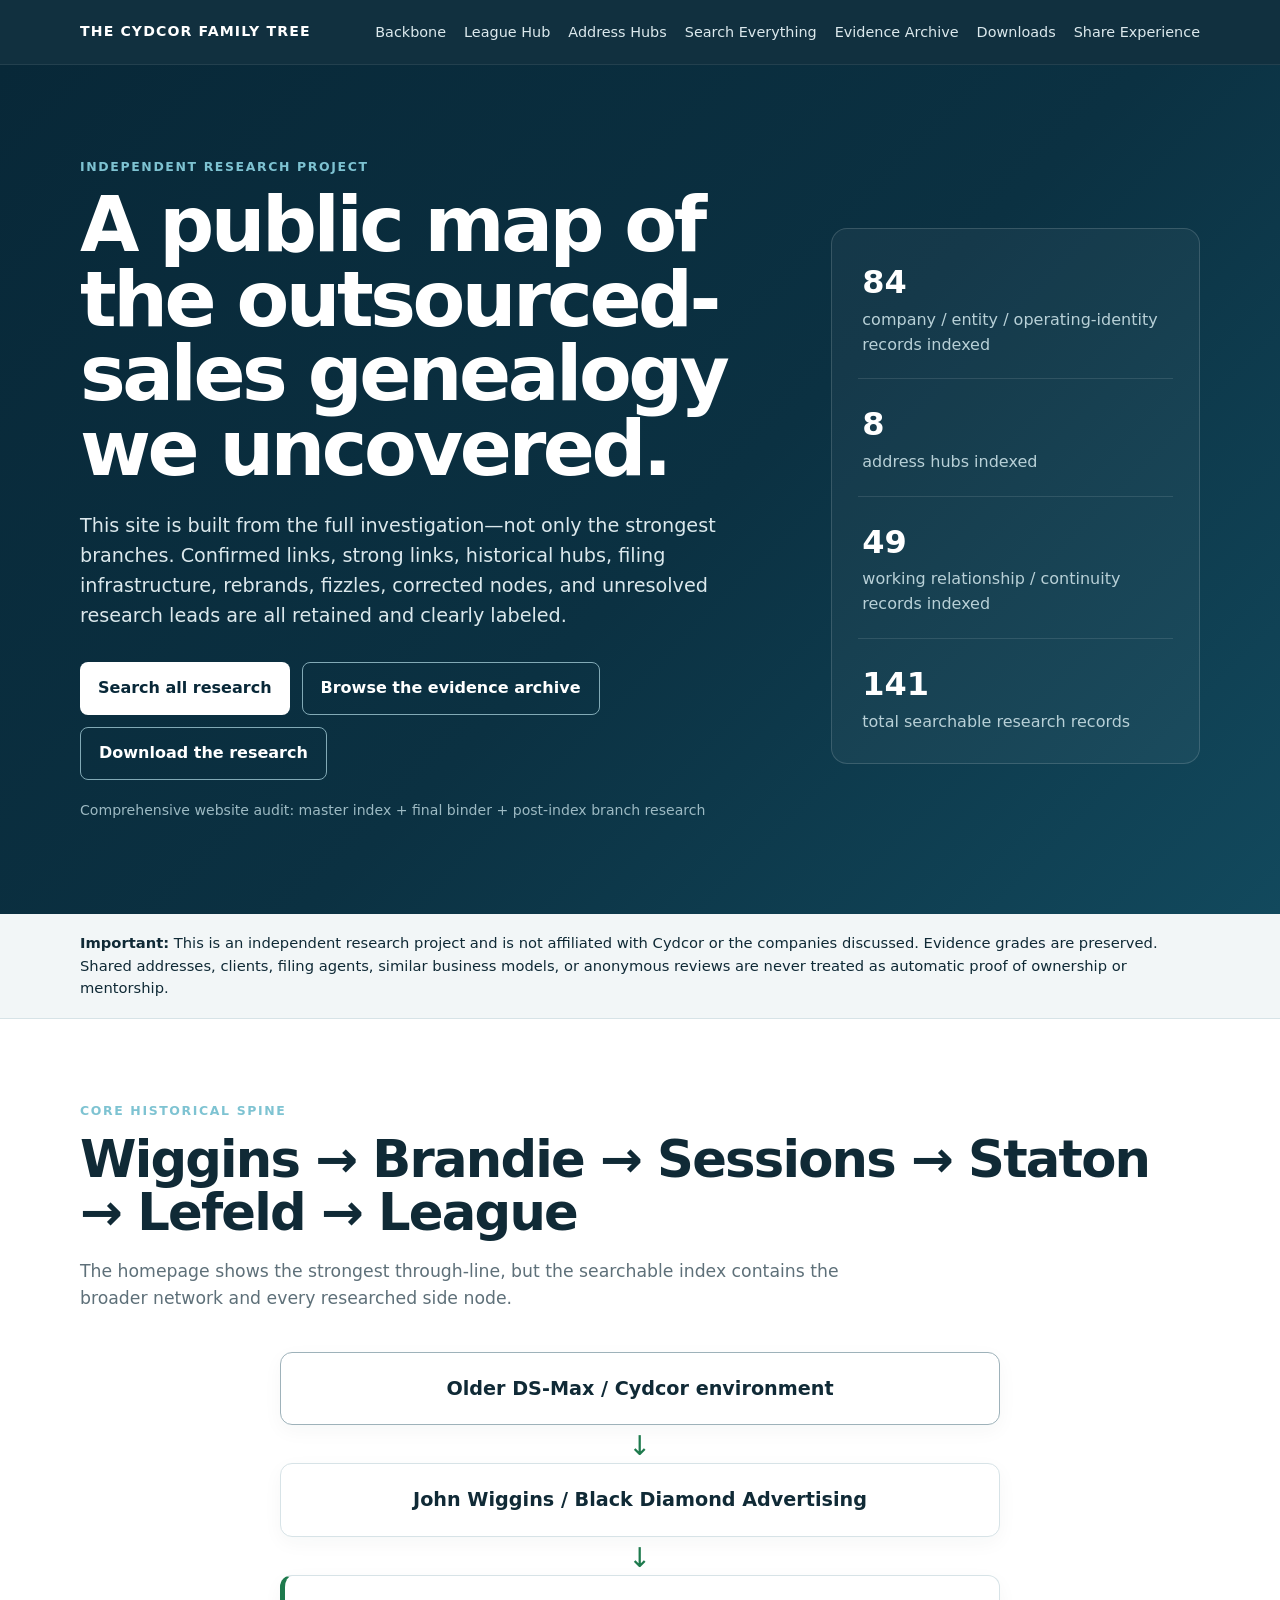
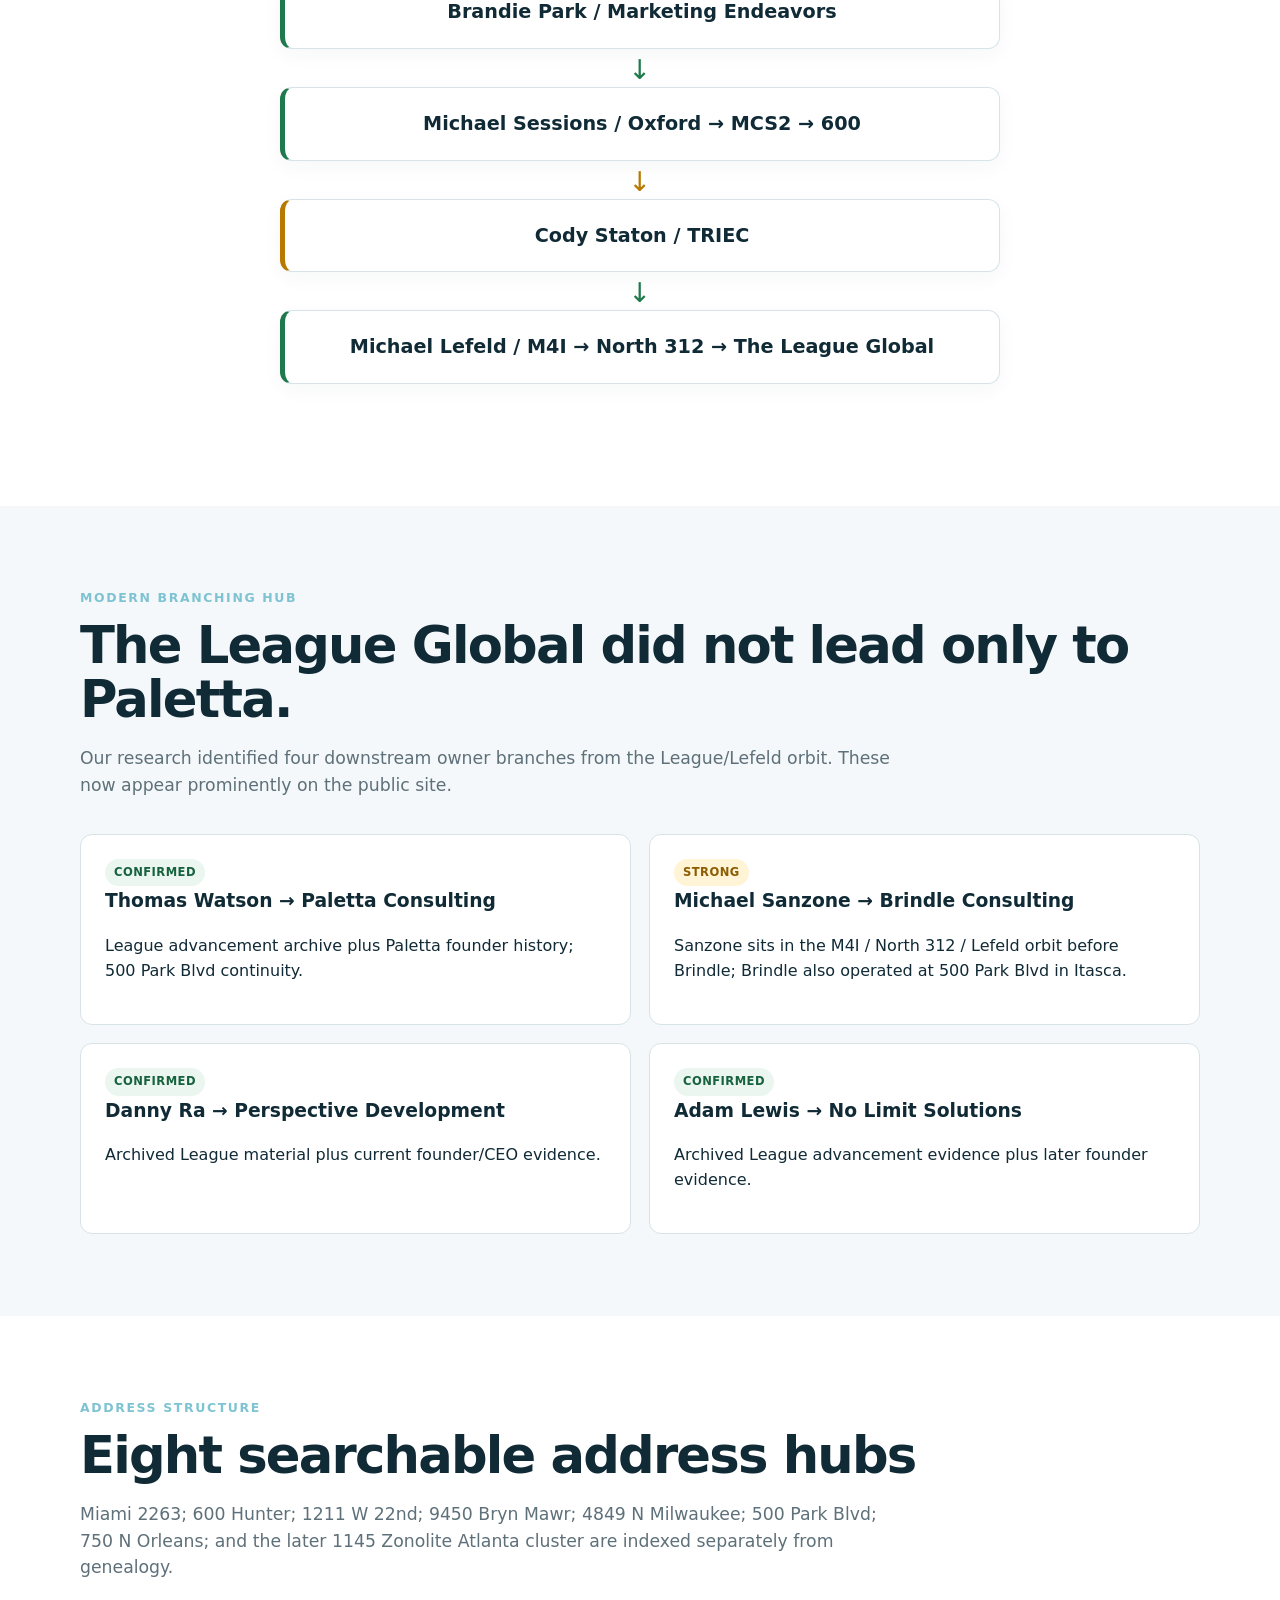
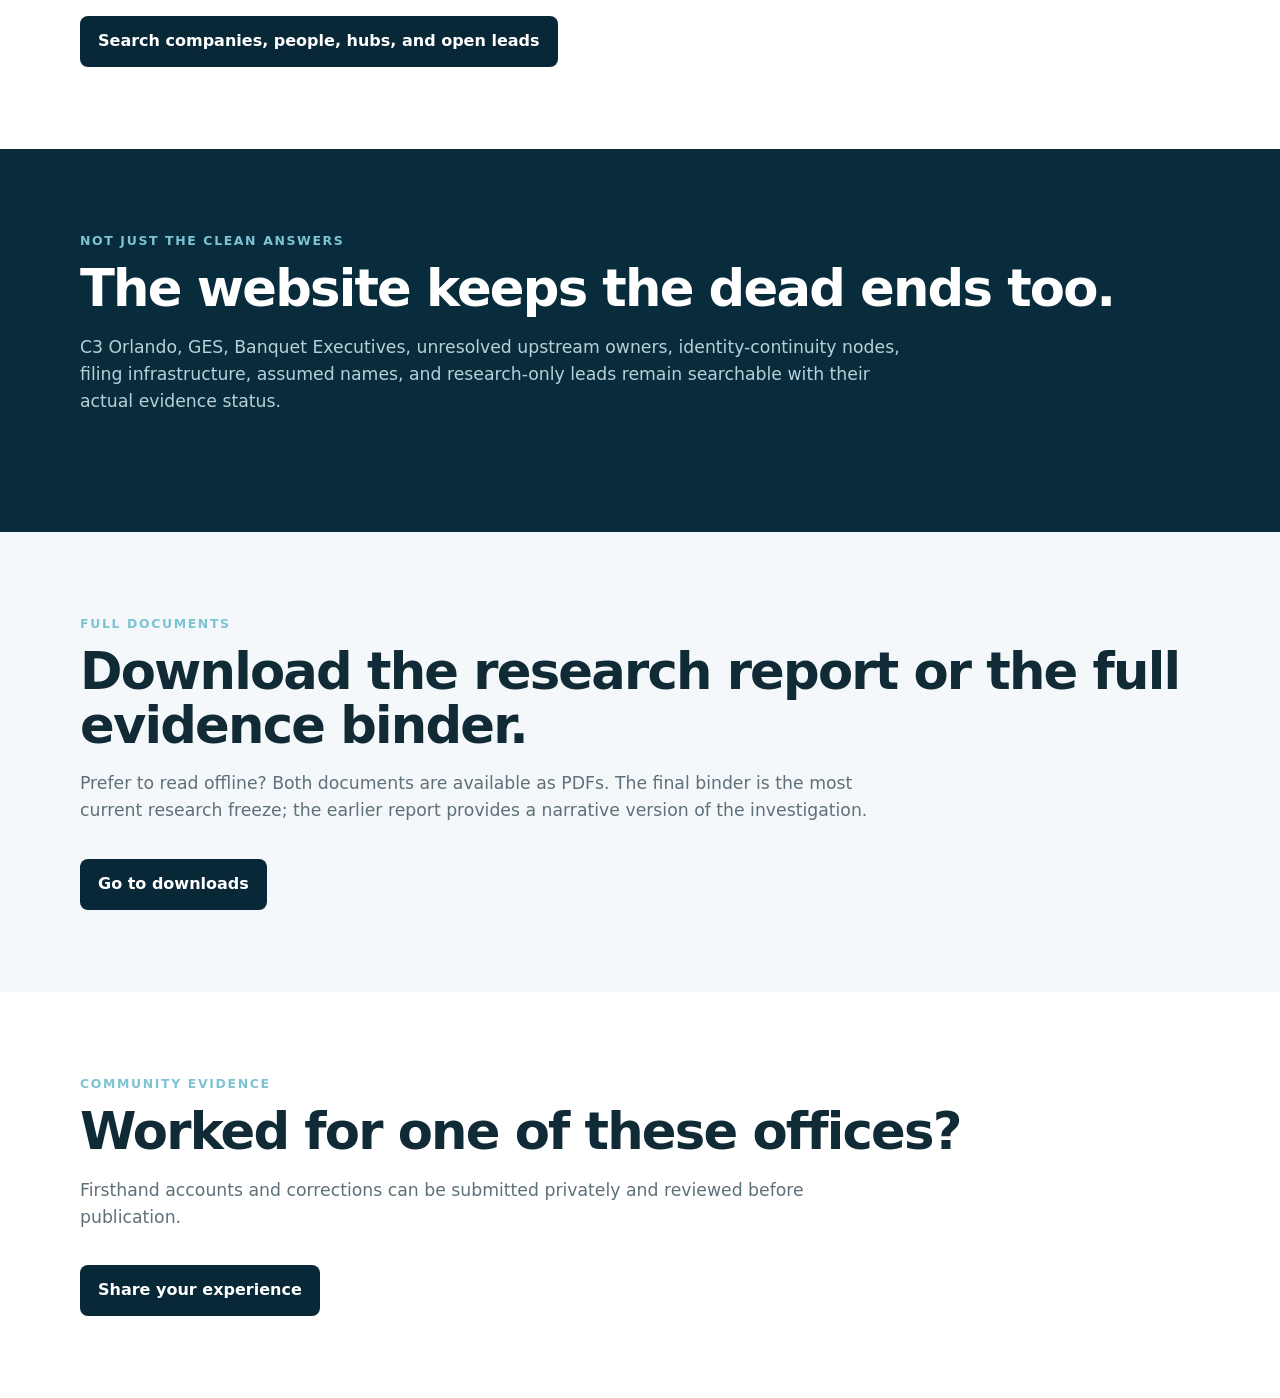
<file: index.html>
<!doctype html><html lang="en"><head><meta charset="utf-8"><meta name="viewport" content="width=device-width,initial-scale=1"><title>The Cydcor Family Tree — Independent Research Project</title><meta name="description" content="Independent evidence-graded research into the genealogy and operating structure of the Cydcor outsourced-sales ecosystem."><link rel="stylesheet" href="styles.css"></head><body><header class="site-header"><div class="wrap nav-wrap"><a class="brand" href="#top">THE CYDCOR FAMILY TREE</a><nav><a href="#backbone">Backbone</a><a href="#league">League Hub</a><a href="#hubs">Address Hubs</a><a href="research-index.html">Search Everything</a><a href="evidence-archive.html">Evidence Archive</a><a href="downloads.html">Downloads</a><a href="share.html">Share Experience</a></nav></div></header><main id="top"><section class="hero"><div class="wrap hero-grid"><div><p class="eyebrow">INDEPENDENT RESEARCH PROJECT</p><h1>A public map of the outsourced-sales genealogy we uncovered.</h1><p class="lede">This site is built from the full investigation—not only the strongest branches. Confirmed links, strong links, historical hubs, filing infrastructure, rebrands, fizzles, corrected nodes, and unresolved research leads are all retained and clearly labeled.</p><div class="actions"><a class="btn primary" href="research-index.html">Search all research</a><a class="btn secondary" href="evidence-archive.html">Browse the evidence archive</a><a class="btn secondary" href="downloads.html">Download the research</a></div><p class="micro">Comprehensive website audit: master index + final binder + post-index branch research</p></div><div class="hero-panel"><div class="stat"><strong>84</strong><span>company / entity / operating-identity records indexed</span></div><div class="stat"><strong>8</strong><span>address hubs indexed</span></div><div class="stat"><strong>49</strong><span>working relationship / continuity records indexed</span></div><div class="stat"><strong>141</strong><span>total searchable research records</span></div></div></div></section><section class="disclaimer"><div class="wrap"><strong>Important:</strong> This is an independent research project and is not affiliated with Cydcor or the companies discussed. Evidence grades are preserved. Shared addresses, clients, filing agents, similar business models, or anonymous reviews are never treated as automatic proof of ownership or mentorship.</div></section><section id="backbone" class="section"><div class="wrap"><p class="eyebrow">CORE HISTORICAL SPINE</p><h2>Wiggins → Brandie → Sessions → Staton → Lefeld → League</h2><p class="section-intro">The homepage shows the strongest through-line, but the searchable index contains the broader network and every researched side node.</p><div class="tree"><div class="node context"><strong>Older DS-Max / Cydcor environment</strong></div><div class="connector">↓</div><div class="node"><strong>John Wiggins / Black Diamond Advertising</strong></div><div class="connector">↓</div><div class="node confirmed"><strong>Brandie Park / Marketing Endeavors</strong></div><div class="connector">↓</div><div class="node confirmed"><strong>Michael Sessions / Oxford → MCS2 → 600</strong></div><div class="connector dashed">↓</div><div class="node strong"><strong>Cody Staton / TRIEC</strong></div><div class="connector">↓</div><div class="node confirmed"><strong>Michael Lefeld / M4I → North 312 → The League Global</strong></div></div></div></section><section id="league" class="section alt"><div class="wrap"><p class="eyebrow">MODERN BRANCHING HUB</p><h2>The League Global did not lead only to Paletta.</h2><p class="section-intro">Our research identified four downstream owner branches from the League/Lefeld orbit. These now appear prominently on the public site.</p><div class="cards two"><article class="card"><span class="badge confirmed">CONFIRMED</span><h3>Thomas Watson → Paletta Consulting</h3><p>League advancement archive plus Paletta founder history; 500 Park Blvd continuity.</p></article><article class="card"><span class="badge strong">STRONG</span><h3>Michael Sanzone → Brindle Consulting</h3><p>Sanzone sits in the M4I / North 312 / Lefeld orbit before Brindle; Brindle also operated at 500 Park Blvd in Itasca.</p></article><article class="card"><span class="badge confirmed">CONFIRMED</span><h3>Danny Ra → Perspective Development</h3><p>Archived League material plus current founder/CEO evidence.</p></article><article class="card"><span class="badge confirmed">CONFIRMED</span><h3>Adam Lewis → No Limit Solutions</h3><p>Archived League advancement evidence plus later founder evidence.</p></article></div></div></section><section id="hubs" class="section"><div class="wrap"><p class="eyebrow">ADDRESS STRUCTURE</p><h2>Eight searchable address hubs</h2><p class="section-intro">Miami 2263; 600 Hunter; 1211 W 22nd; 9450 Bryn Mawr; 4849 N Milwaukee; 500 Park Blvd; 750 N Orleans; and the later 1145 Zonolite Atlanta cluster are indexed separately from genealogy.</p><a class="btn primary" style="background:#082838;color:#fff" href="research-index.html">Search companies, people, hubs, and open leads</a></div></section><section class="section dark"><div class="wrap"><p class="eyebrow">NOT JUST THE CLEAN ANSWERS</p><h2>The website keeps the dead ends too.</h2><p class="section-intro">C3 Orlando, GES, Banquet Executives, unresolved upstream owners, identity-continuity nodes, filing infrastructure, assumed names, and research-only leads remain searchable with their actual evidence status.</p></div></section><section class="section alt"><div class="wrap"><p class="eyebrow">FULL DOCUMENTS</p><h2>Download the research report or the full evidence binder.</h2><p class="section-intro">Prefer to read offline? Both documents are available as PDFs. The final binder is the most current research freeze; the earlier report provides a narrative version of the investigation.</p><a class="btn primary" style="background:#082838;color:#fff" href="downloads.html">Go to downloads</a></div></section><section class="section community"><div class="wrap"><p class="eyebrow">COMMUNITY EVIDENCE</p><h2>Worked for one of these offices?</h2><p class="section-intro">Firsthand accounts and corrections can be submitted privately and reviewed before publication.</p><a class="btn primary" style="background:#082838;color:#fff" href="share.html">Share your experience</a></div></section></main></body></html>
</file>
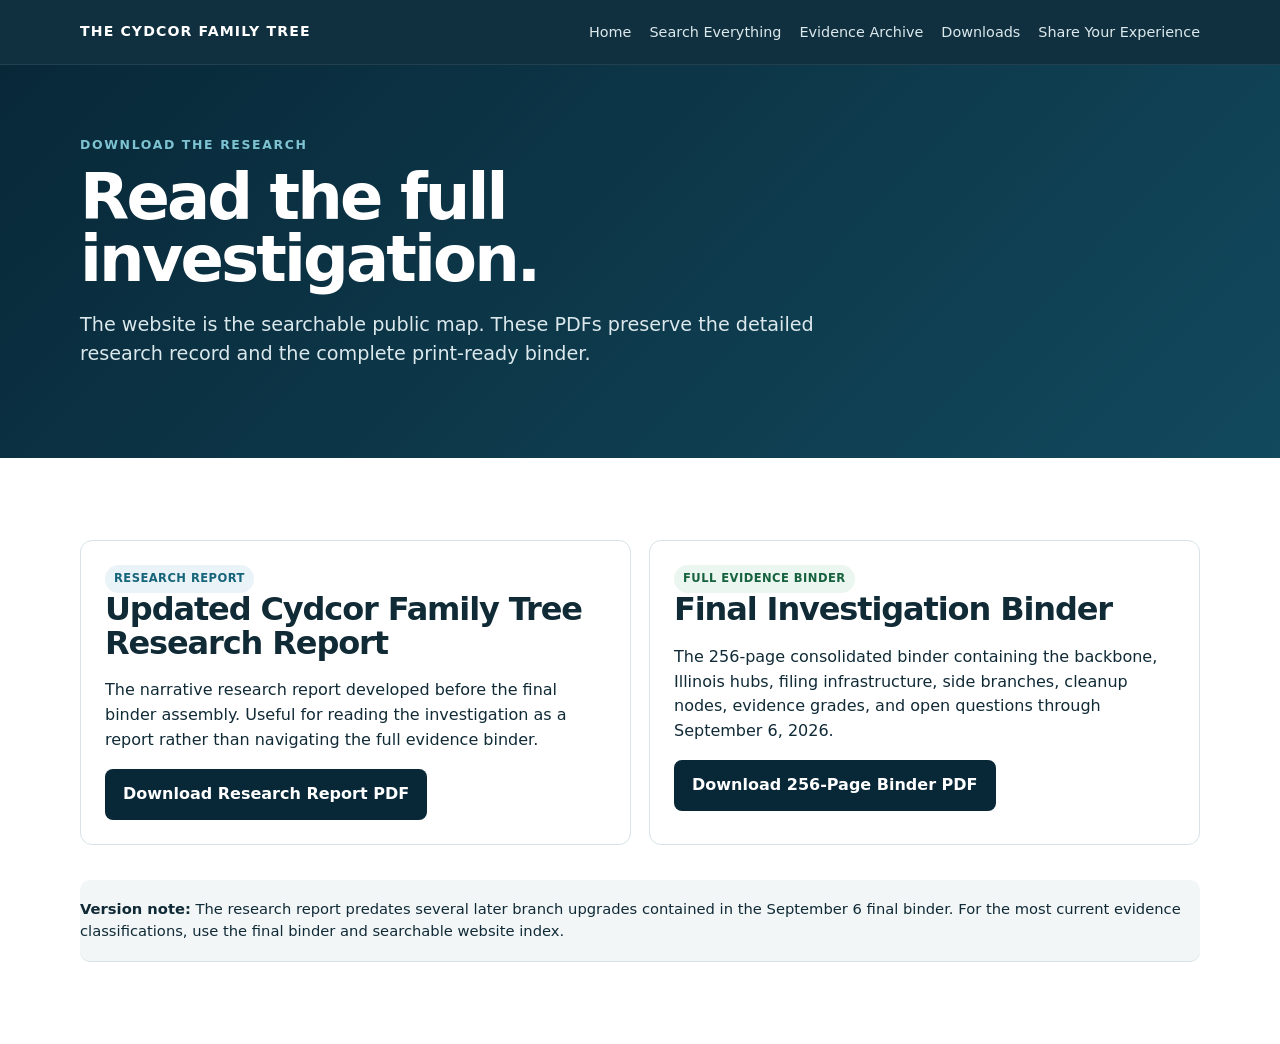
<file: downloads.html>
<!doctype html><html lang="en"><head><meta charset="utf-8"><meta name="viewport" content="width=device-width,initial-scale=1"><title>Download the Research — The Cydcor Family Tree</title><link rel="stylesheet" href="styles.css"></head><body><header class="site-header"><div class="wrap nav-wrap"><a class="brand" href="index.html">THE CYDCOR FAMILY TREE</a><nav><a href="index.html">Home</a><a href="research-index.html">Search Everything</a><a href="evidence-archive.html">Evidence Archive</a><a href="downloads.html">Downloads</a><a href="share.html">Share Your Experience</a></nav></div></header><main><section class="page-hero"><div class="wrap"><p class="eyebrow">DOWNLOAD THE RESEARCH</p><h1>Read the full investigation.</h1><p class="lede">The website is the searchable public map. These PDFs preserve the detailed research record and the complete print-ready binder.</p></div></section><section class="section"><div class="wrap"><div class="cards two"><article class="card"><span class="badge identity">RESEARCH REPORT</span><h2 style="font-size:2rem">Updated Cydcor Family Tree Research Report</h2><p>The narrative research report developed before the final binder assembly. Useful for reading the investigation as a report rather than navigating the full evidence binder.</p><a class="btn primary" style="background:#082838;color:#fff" href="Cydcor_Family_Tree_Research_Report_UPDATED_2026-09-06.pdf" download>Download Research Report PDF</a></article><article class="card"><span class="badge confirmed">FULL EVIDENCE BINDER</span><h2 style="font-size:2rem">Final Investigation Binder</h2><p>The 256-page consolidated binder containing the backbone, Illinois hubs, filing infrastructure, side branches, cleanup nodes, evidence grades, and open questions through September 6, 2026.</p><a class="btn primary" style="background:#082838;color:#fff" href="Cydcor_Final_Investigation_Binder_2026-09-06.pdf" download>Download 256-Page Binder PDF</a></article></div><div class="disclaimer" style="margin-top:35px;border-radius:10px"><strong>Version note:</strong> The research report predates several later branch upgrades contained in the September 6 final binder. For the most current evidence classifications, use the final binder and searchable website index.</div></div></section></main></body></html>
</file>
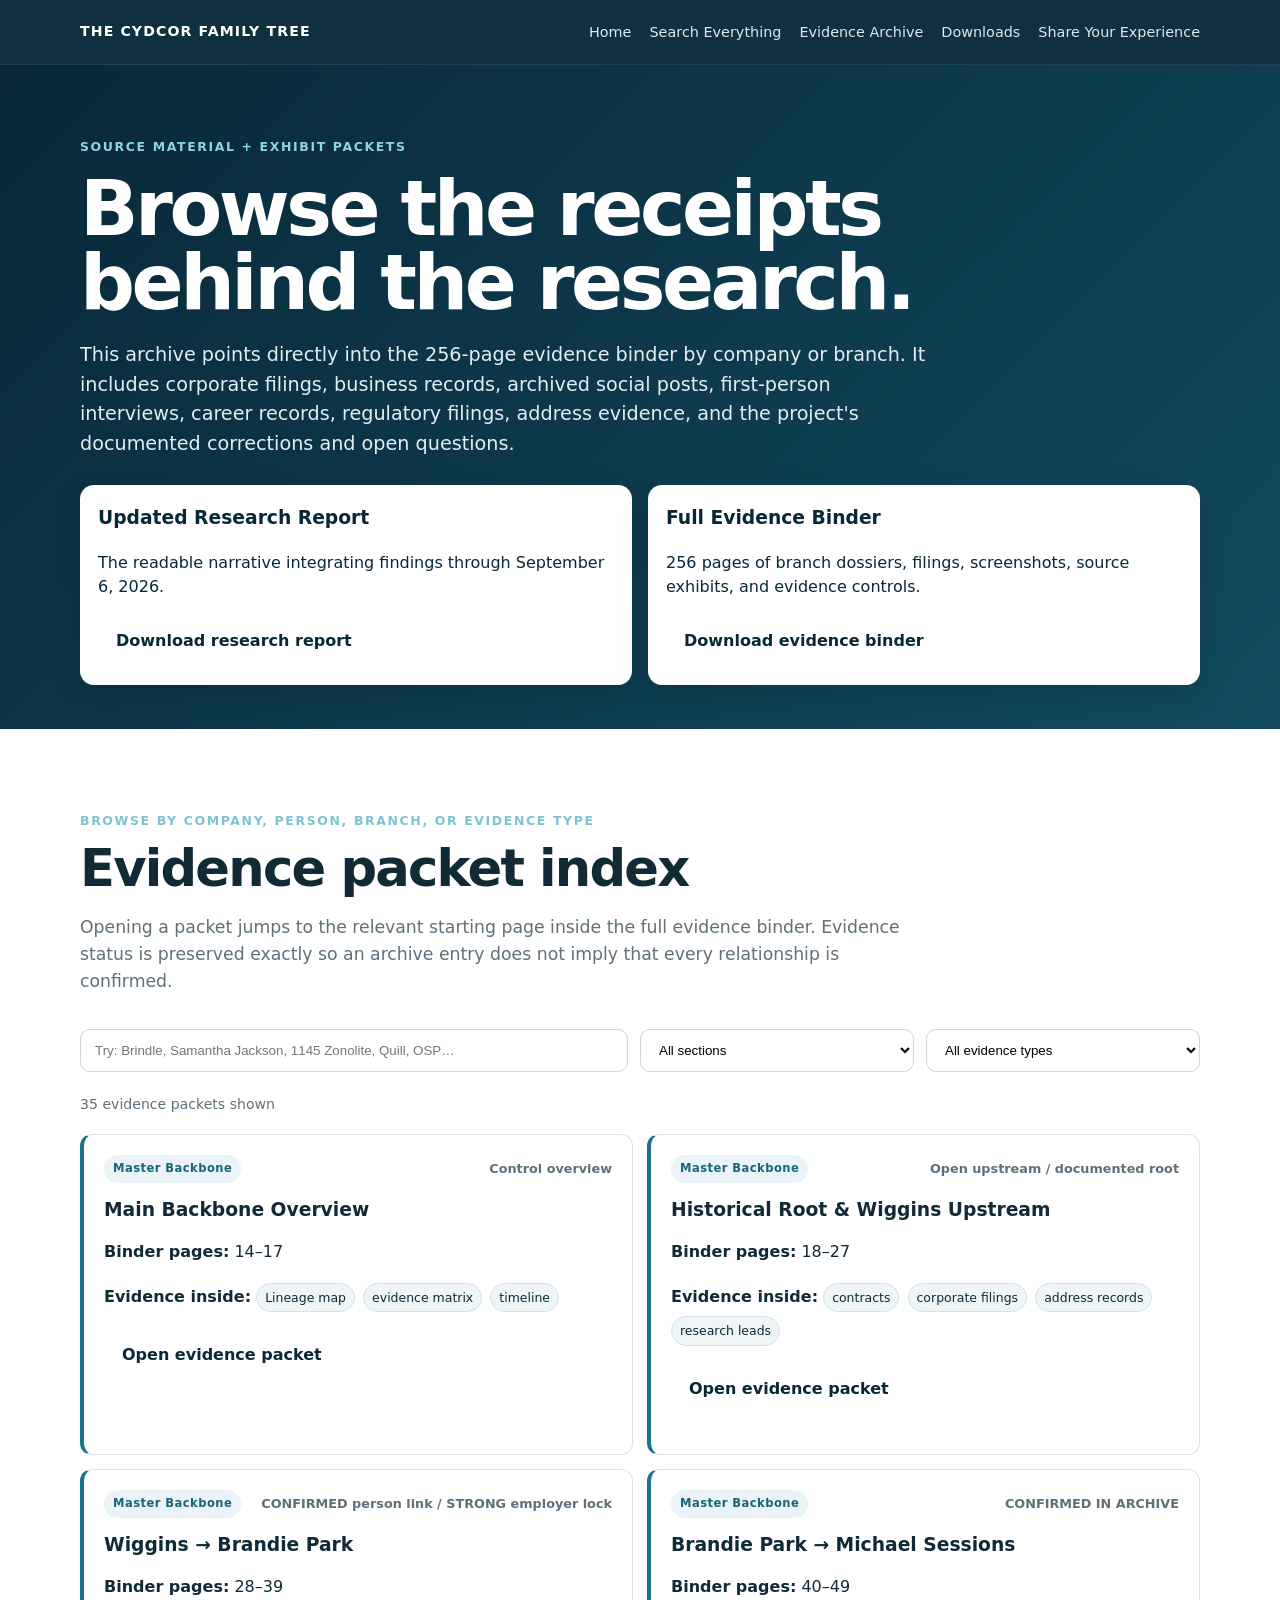
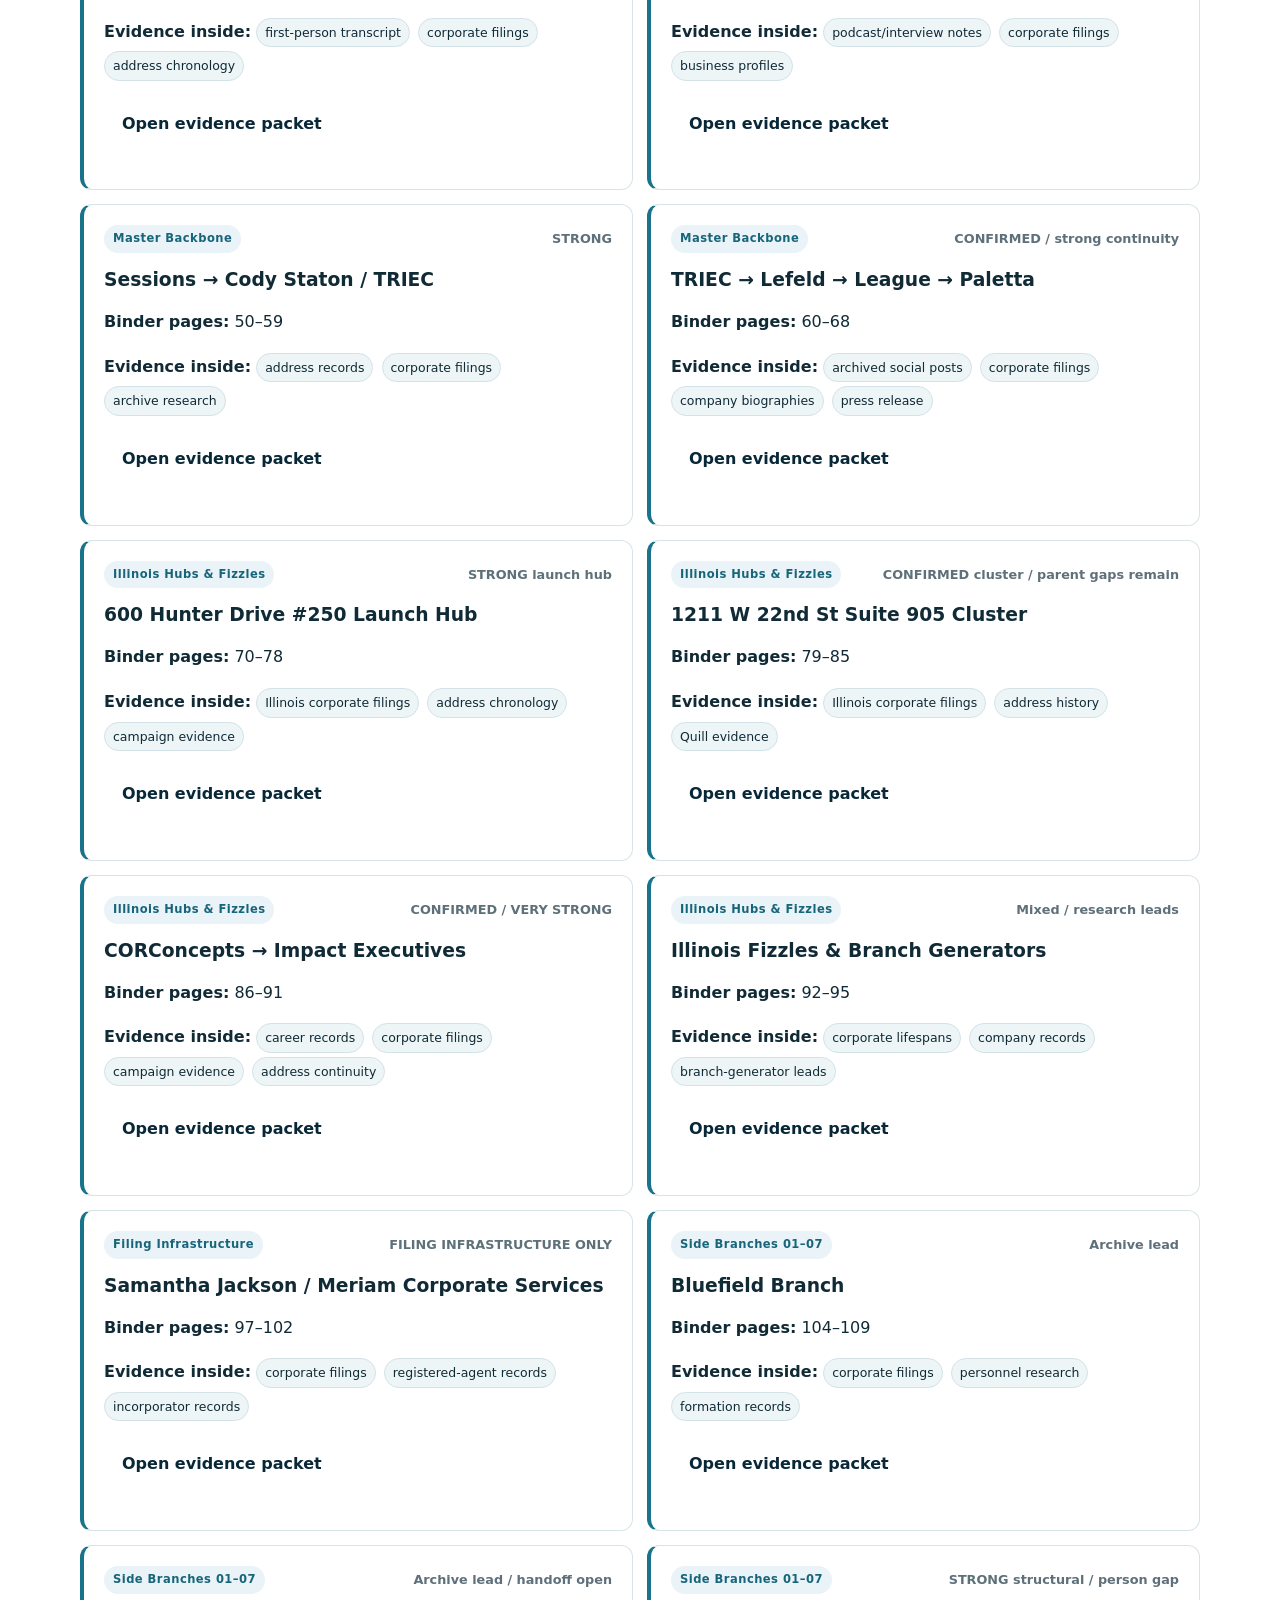
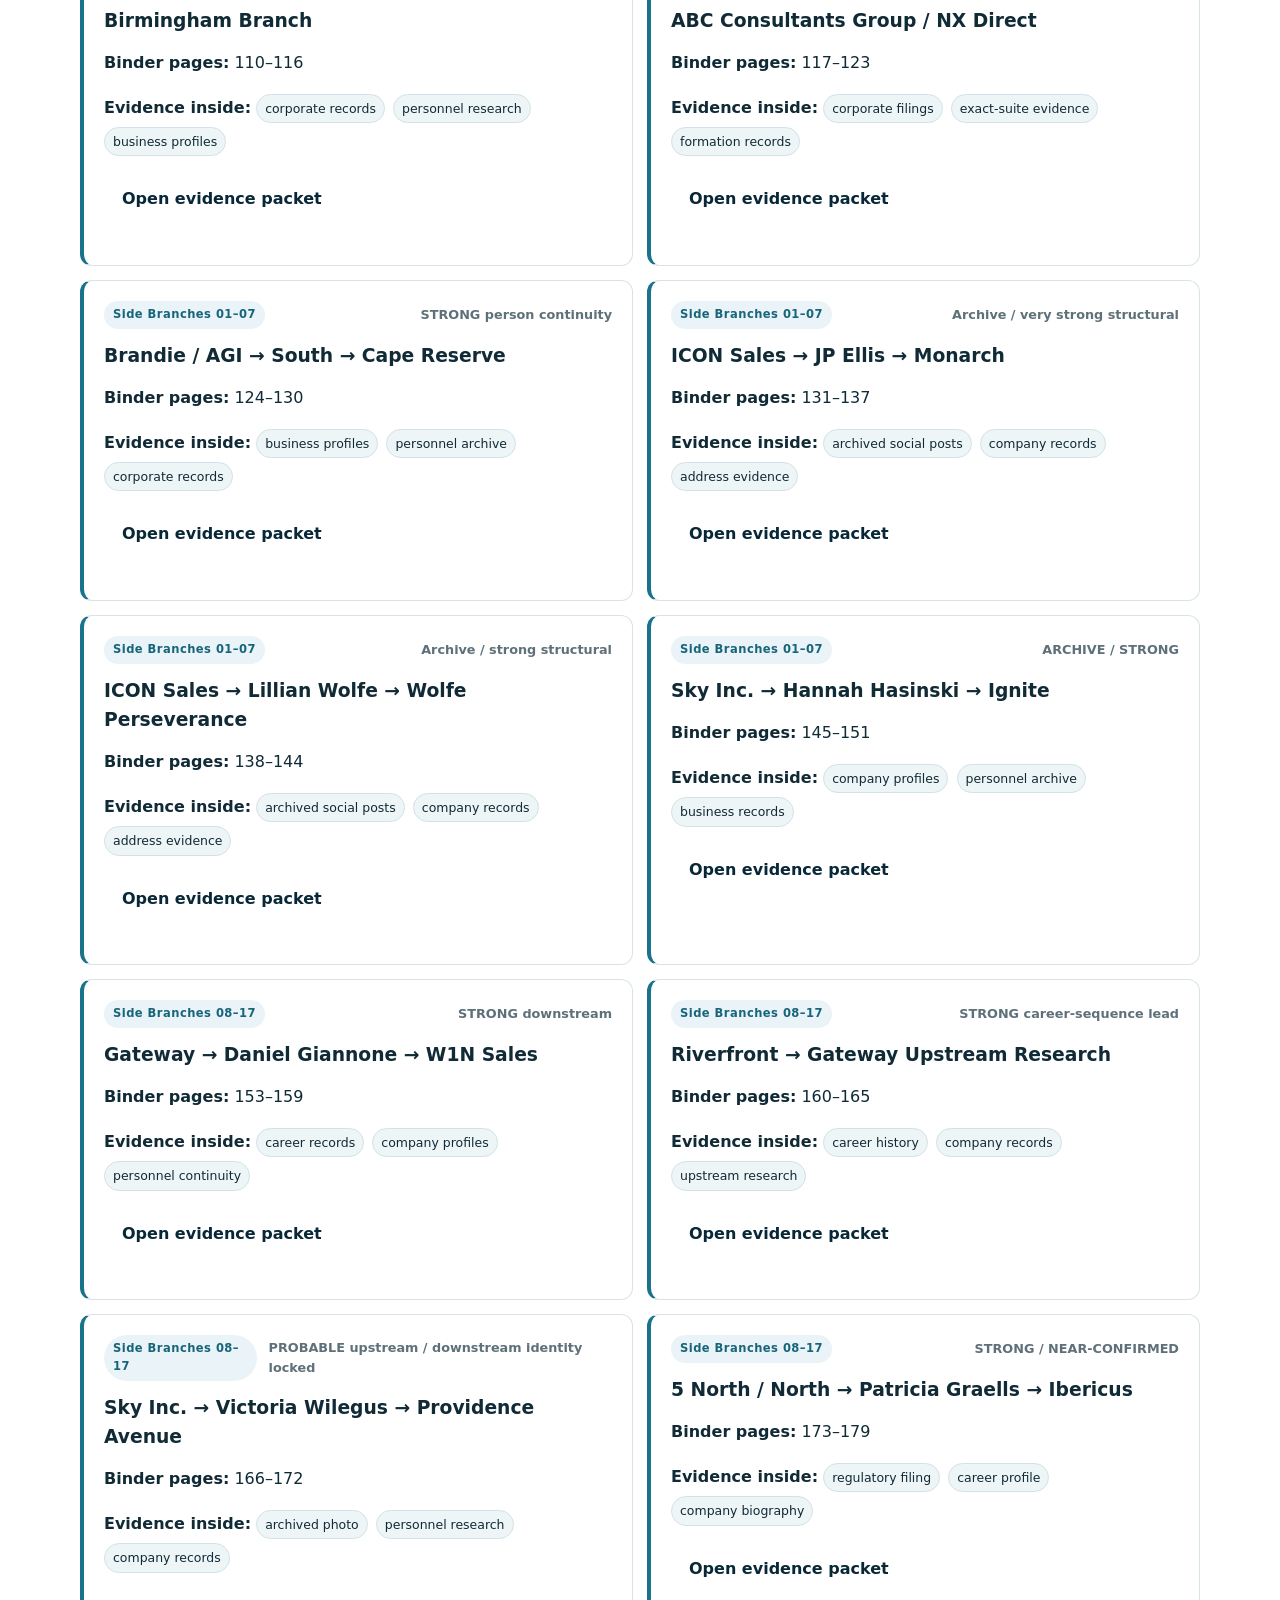
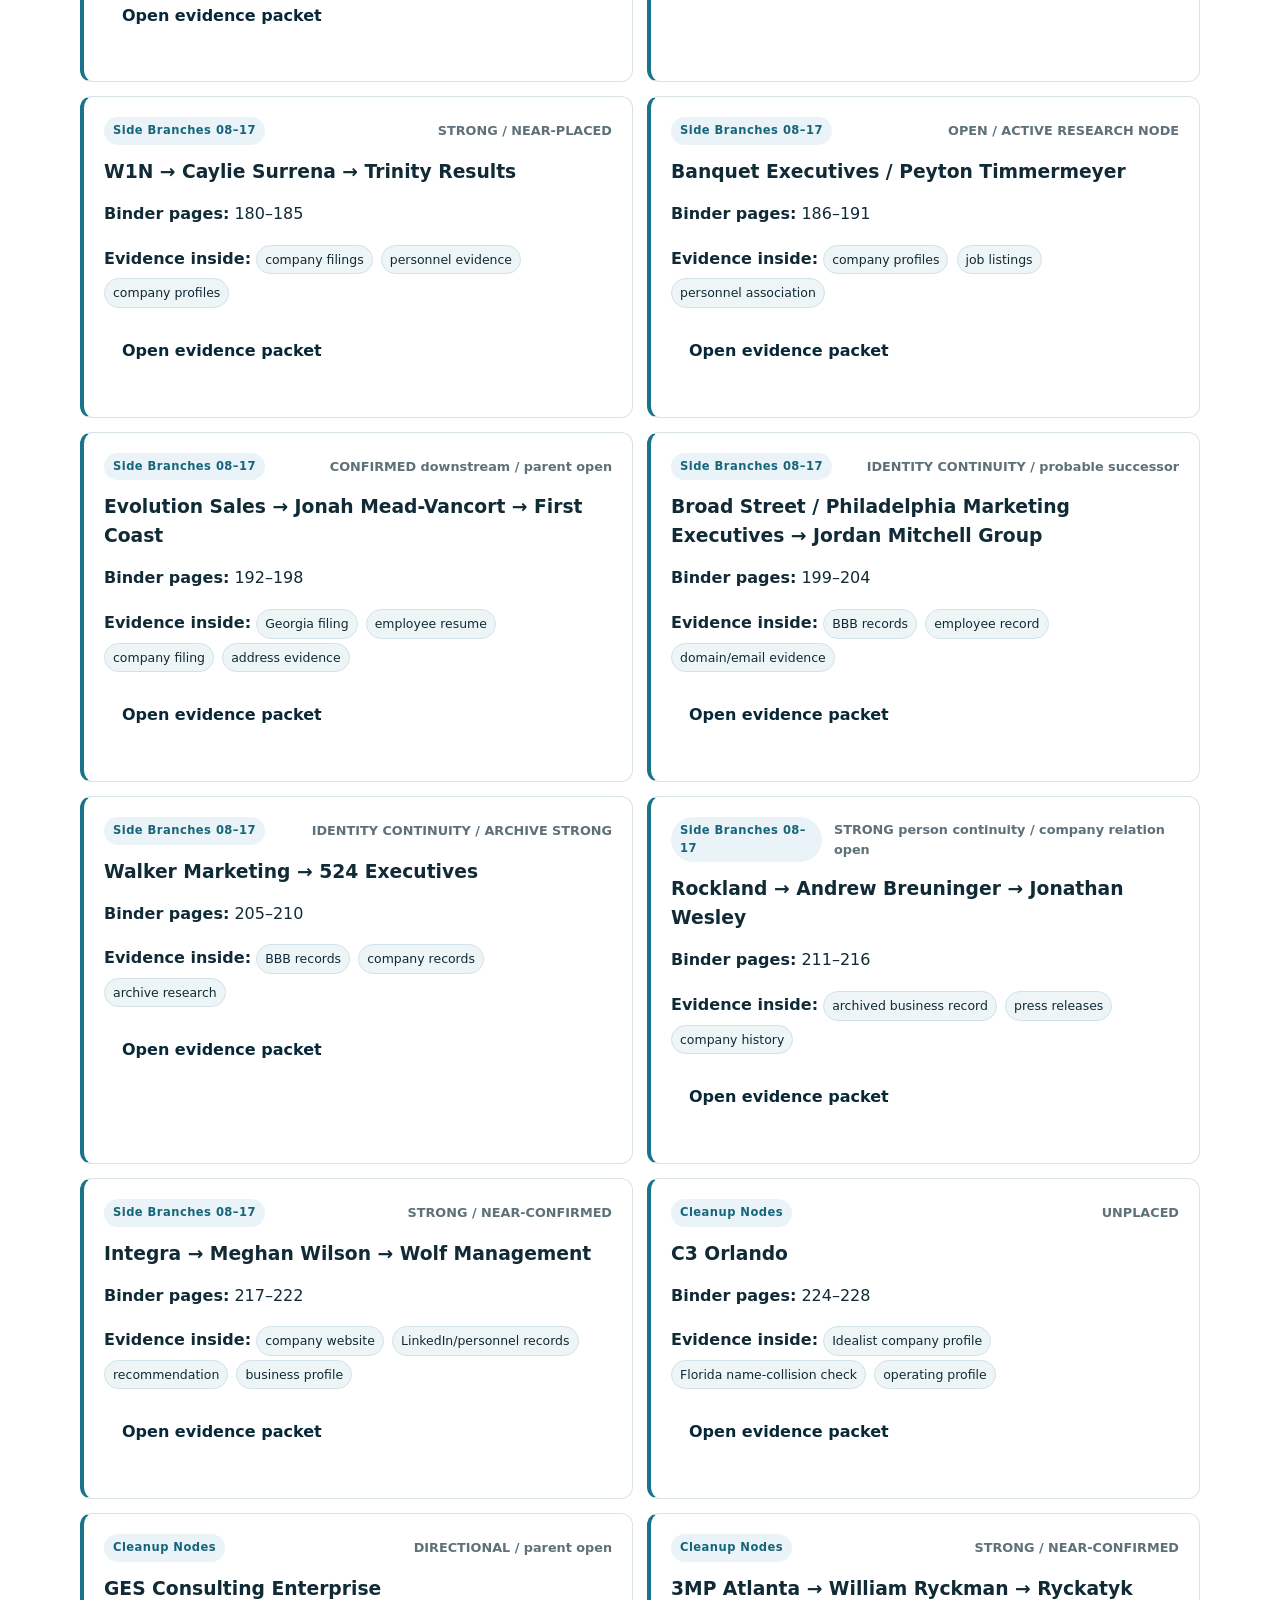
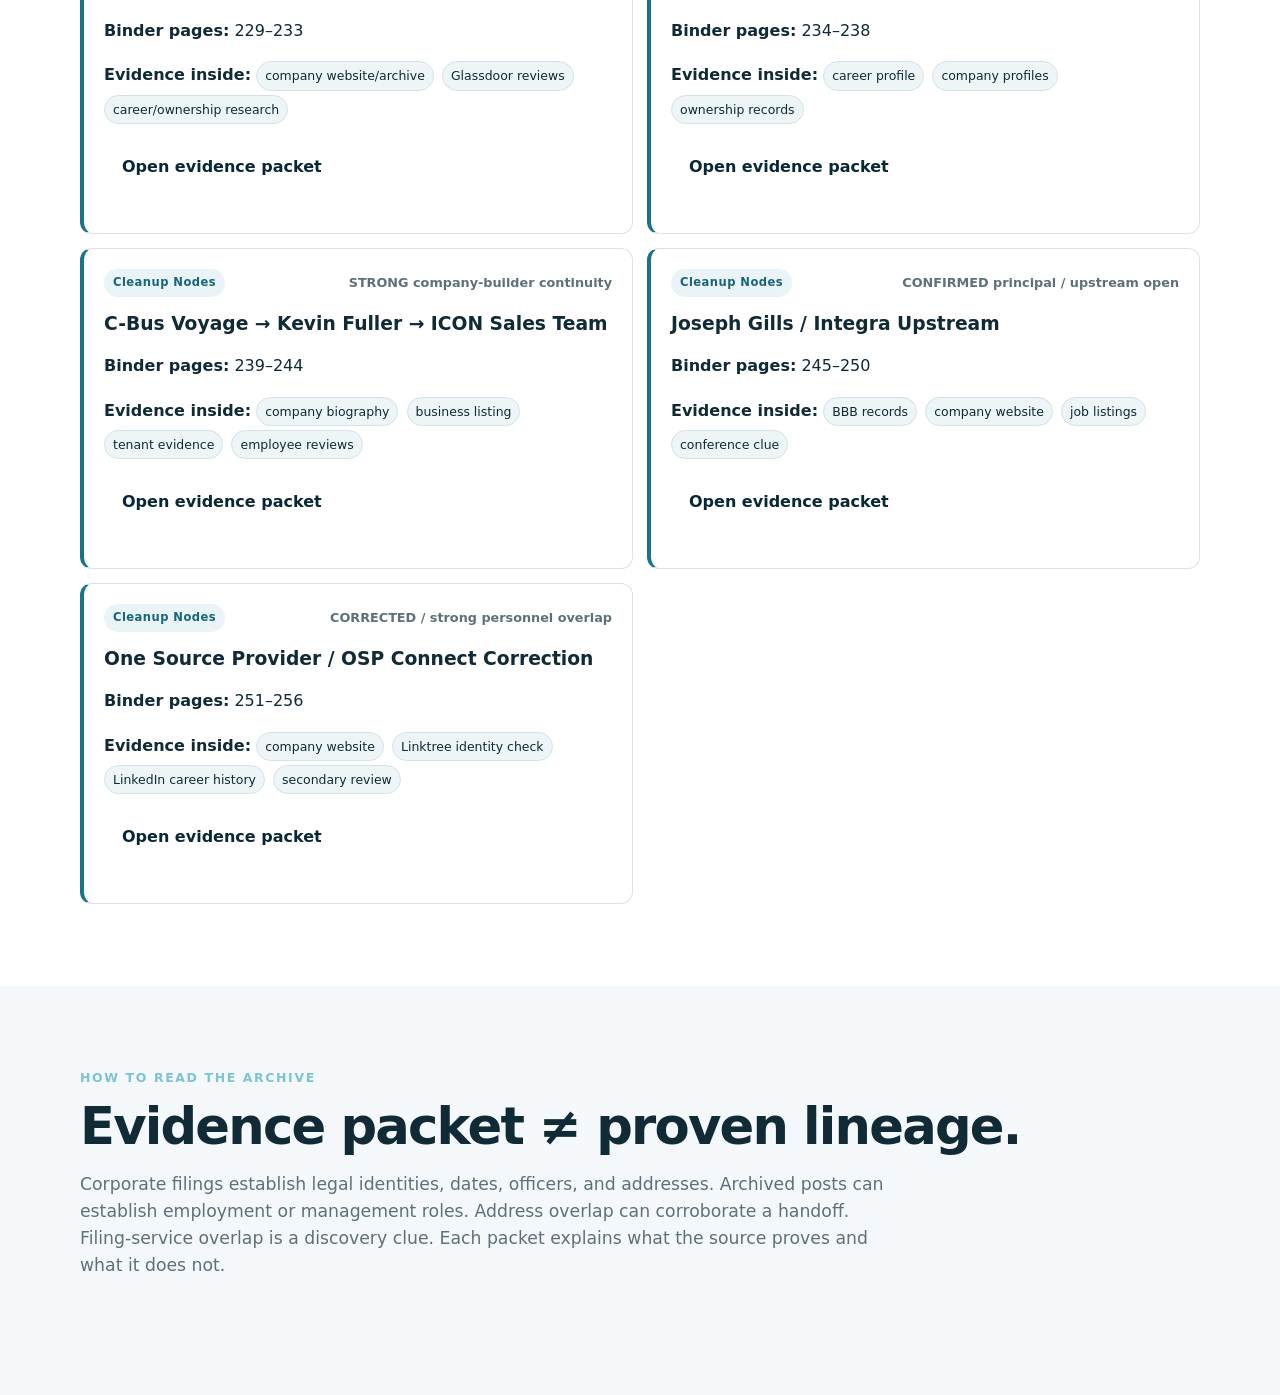
<file: evidence-archive.html>
<!doctype html>
<html lang="en">
<head>
<meta charset="utf-8">
<meta name="viewport" content="width=device-width,initial-scale=1">
<title>Evidence Archive — The Cydcor Family Tree</title>
<meta name="description" content="Browse the evidence packets behind the Cydcor Family Tree research: filings, archived posts, business records, interviews, and address evidence.">
<link rel="stylesheet" href="styles.css">
<style>
.archive-hero{padding:72px 0 44px;background:linear-gradient(135deg,#082838,#124a5f);color:white}
.archive-hero .eyebrow{color:#8ed4e3}
.archive-hero h1{max-width:900px;margin:.2em 0}
.archive-hero .lede{max-width:850px;color:#e3eef2}
.download-strip{display:grid;grid-template-columns:repeat(auto-fit,minmax(260px,1fr));gap:16px;margin-top:26px}
.download-card{background:white;color:#082838;border-radius:14px;padding:18px;box-shadow:0 10px 30px rgba(0,0,0,.12)}
.download-card h3{margin-top:0}
.archive-controls{display:grid;grid-template-columns:2fr 1fr 1fr;gap:12px;margin:22px 0}
.archive-controls input,.archive-controls select{width:100%;padding:12px 14px;border:1px solid #cbd8df;border-radius:10px;background:#fff}
.evidence-card{border-left:4px solid #19738A}
.evidence-pill{display:inline-block;background:#eef5f7;border:1px solid #d2e2e8;border-radius:999px;padding:4px 8px;margin:2px 3px 2px 0;font-size:.78rem}
.actions.compact{margin-top:14px}
@media(max-width:800px){.archive-controls{grid-template-columns:1fr}}
</style>
</head>
<body>
<header class="site-header">
  <div class="wrap nav-wrap">
    <a class="brand" href="index.html">THE CYDCOR FAMILY TREE</a>
    <nav>
      <a href="index.html">Home</a>
      <a href="research-index.html">Search Everything</a>
      <a href="evidence-archive.html" aria-current="page">Evidence Archive</a>
      <a href="downloads.html">Downloads</a>
      <a href="share.html">Share Your Experience</a>
    </nav>
  </div>
</header>

<main>
<section class="archive-hero">
  <div class="wrap">
    <p class="eyebrow">SOURCE MATERIAL + EXHIBIT PACKETS</p>
    <h1>Browse the receipts behind the research.</h1>
    <p class="lede">This archive points directly into the 256-page evidence binder by company or branch. It includes corporate filings, business records, archived social posts, first-person interviews, career records, regulatory filings, address evidence, and the project's documented corrections and open questions.</p>
    <div class="download-strip">
      <article class="download-card">
        <h3>Updated Research Report</h3>
        <p>The readable narrative integrating findings through September 6, 2026.</p>
        <a class="btn primary" href="Cydcor_Family_Tree_Research_Report_UPDATED_2026-09-06.pdf" download>Download research report</a>
      </article>
      <article class="download-card">
        <h3>Full Evidence Binder</h3>
        <p>256 pages of branch dossiers, filings, screenshots, source exhibits, and evidence controls.</p>
        <a class="btn primary" href="Cydcor_Final_Investigation_Binder_2026-09-06.pdf" download>Download evidence binder</a>
      </article>
    </div>
  </div>
</section>

<section class="section">
  <div class="wrap">
    <p class="eyebrow">BROWSE BY COMPANY, PERSON, BRANCH, OR EVIDENCE TYPE</p>
    <h2>Evidence packet index</h2>
    <p class="section-intro">Opening a packet jumps to the relevant starting page inside the full evidence binder. Evidence status is preserved exactly so an archive entry does not imply that every relationship is confirmed.</p>
    <div class="archive-controls">
      <input id="evidenceSearch" type="search" placeholder="Try: Brindle, Samantha Jackson, 1145 Zonolite, Quill, OSP…">
      <select id="sectionFilter"><option value="">All sections</option></select>
      <select id="typeFilter"><option value="">All evidence types</option></select>
    </div>
    <p id="evidenceCount" class="micro darktext"></p>
    <div id="evidenceResults" class="search-results"></div>
  </div>
</section>

<section class="section alt">
  <div class="wrap">
    <p class="eyebrow">HOW TO READ THE ARCHIVE</p>
    <h2>Evidence packet ≠ proven lineage.</h2>
    <p class="section-intro">Corporate filings establish legal identities, dates, officers, and addresses. Archived posts can establish employment or management roles. Address overlap can corroborate a handoff. Filing-service overlap is a discovery clue. Each packet explains what the source proves and what it does not.</p>
  </div>
</section>
</main>
<script src="evidence.js"></script>
</body>
</html>
</file>
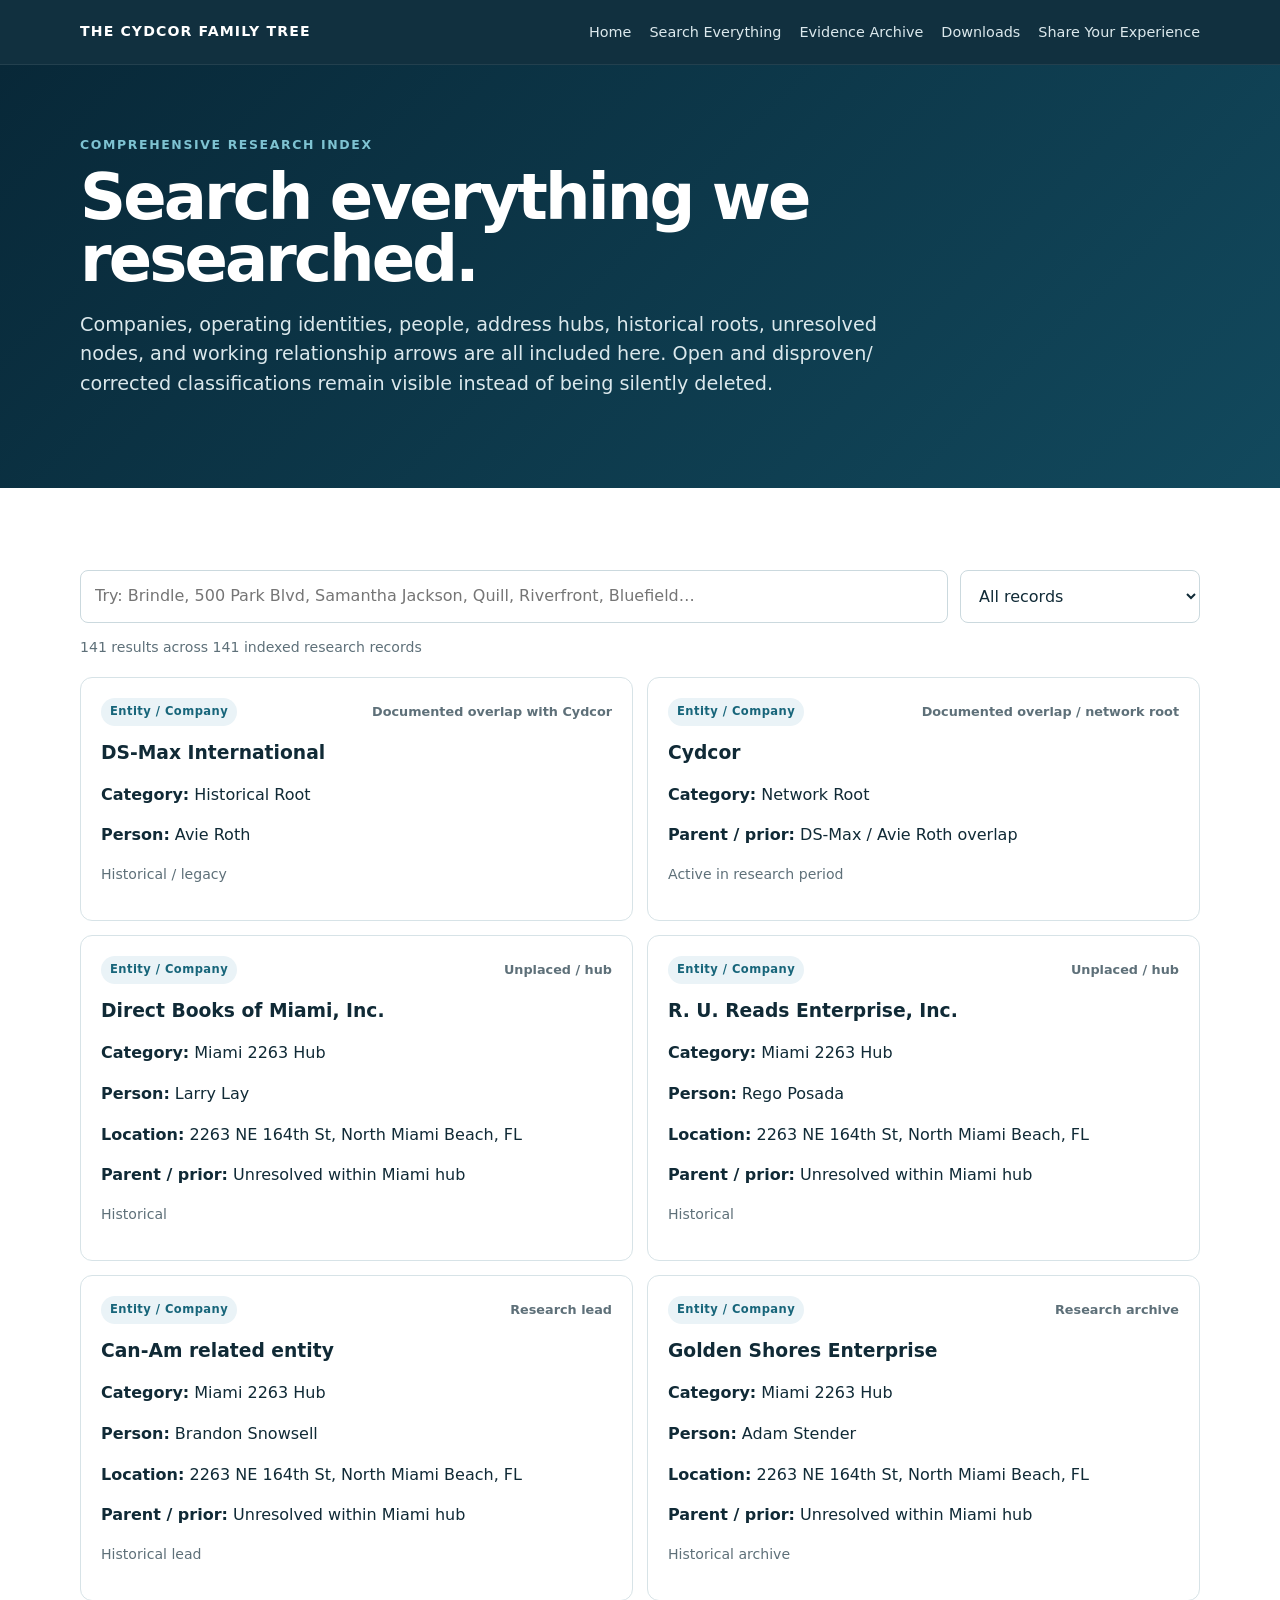
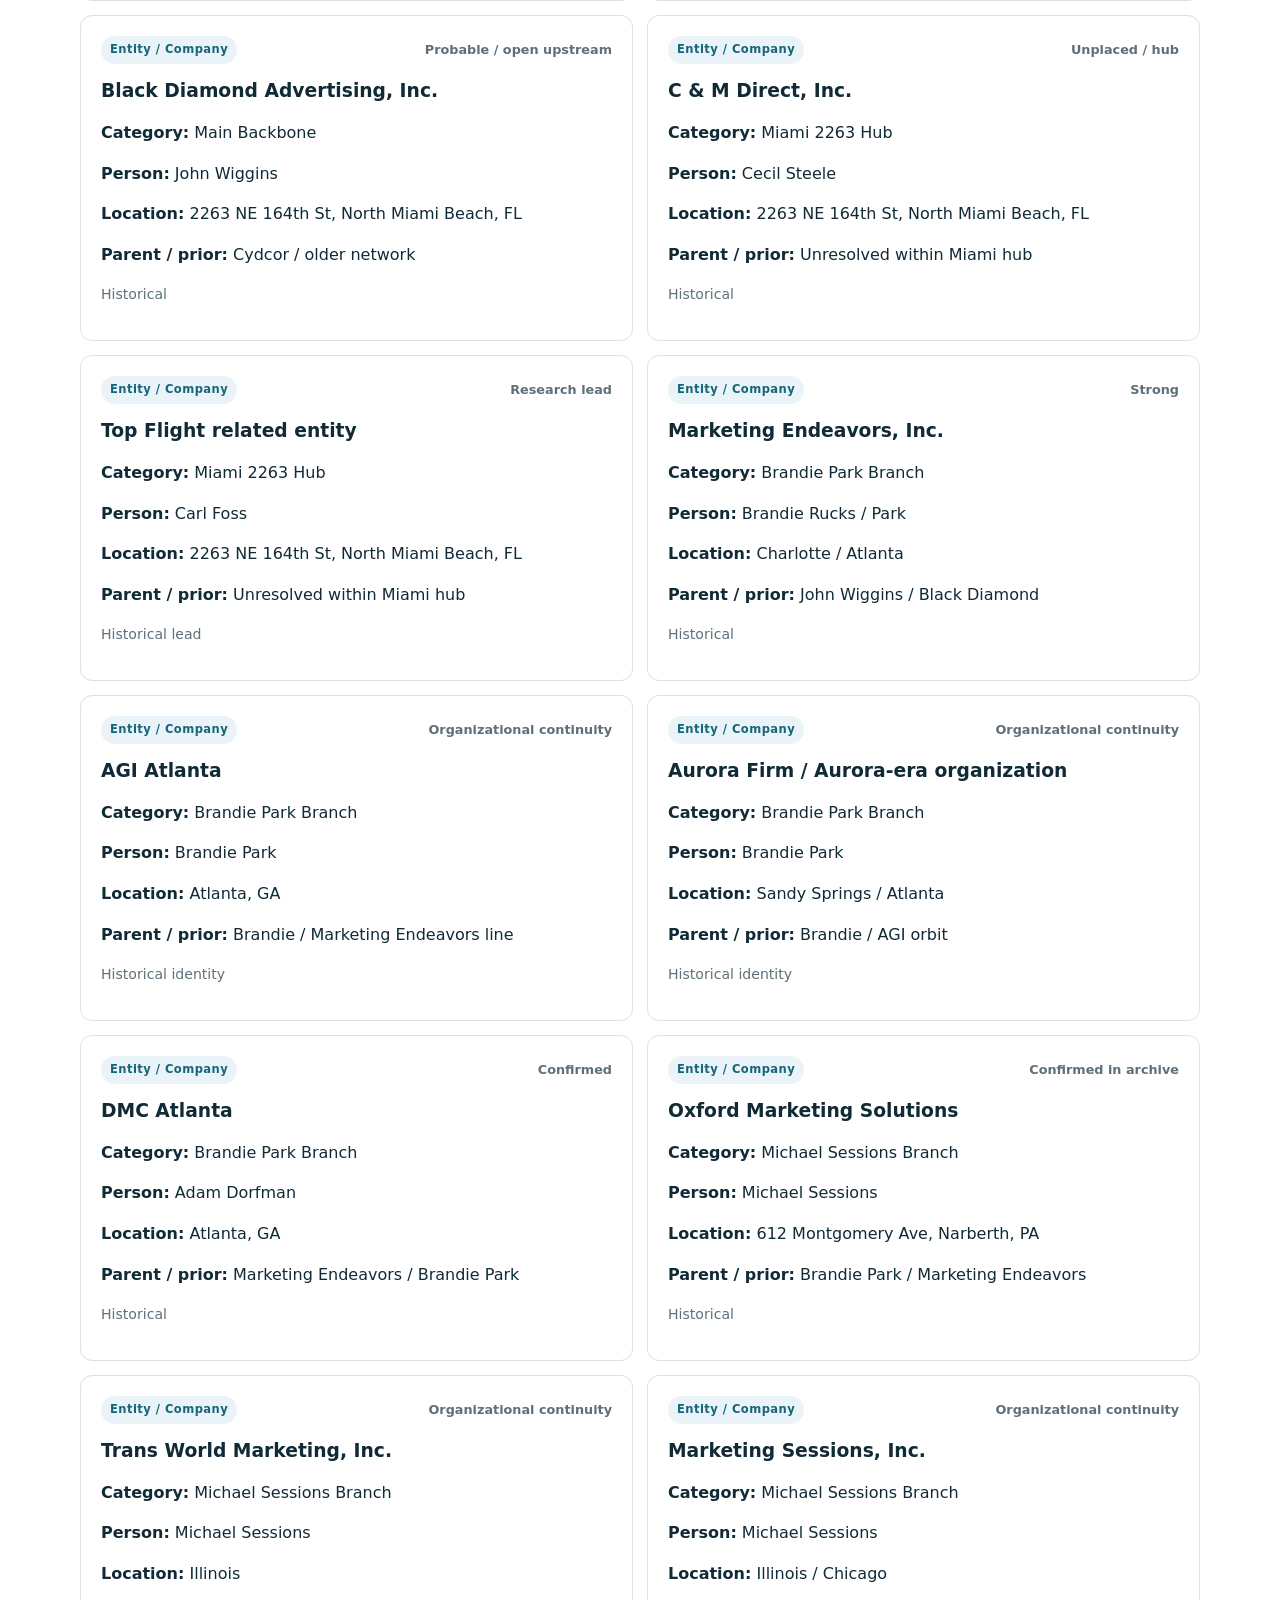
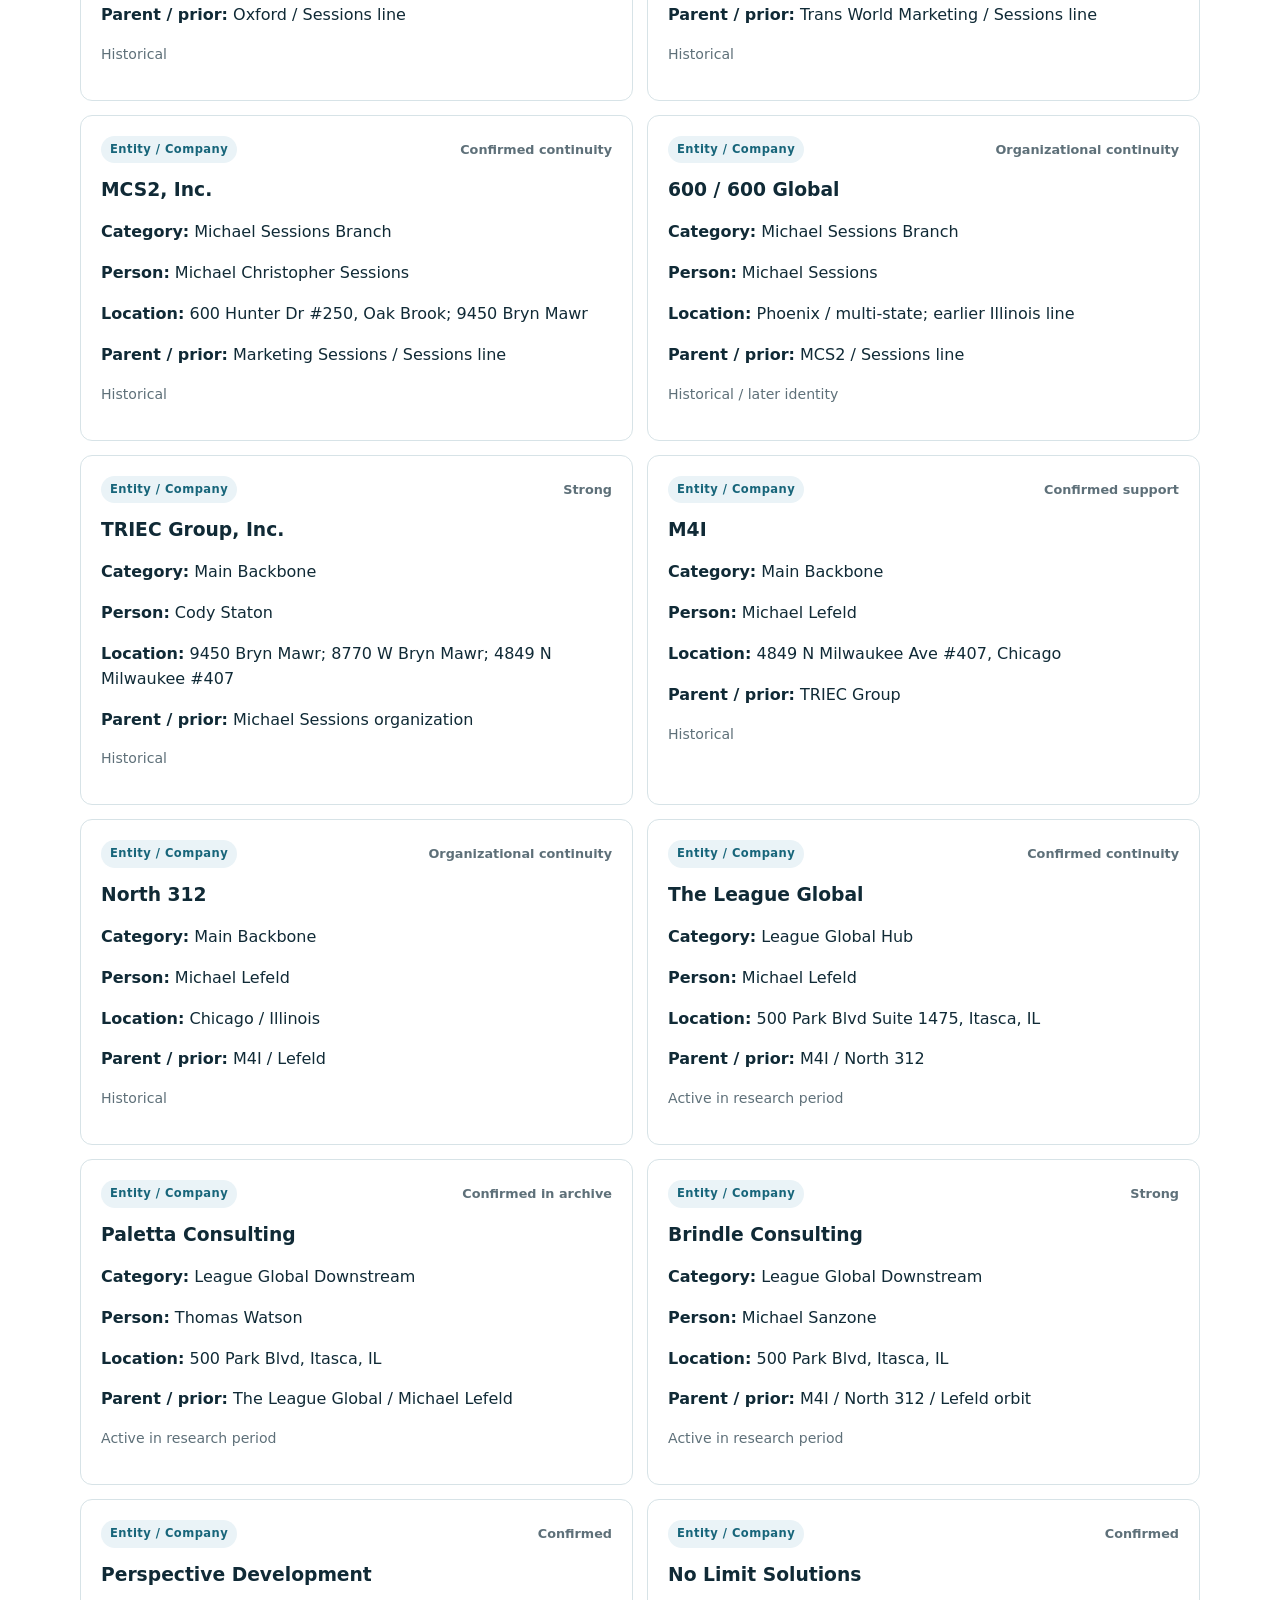
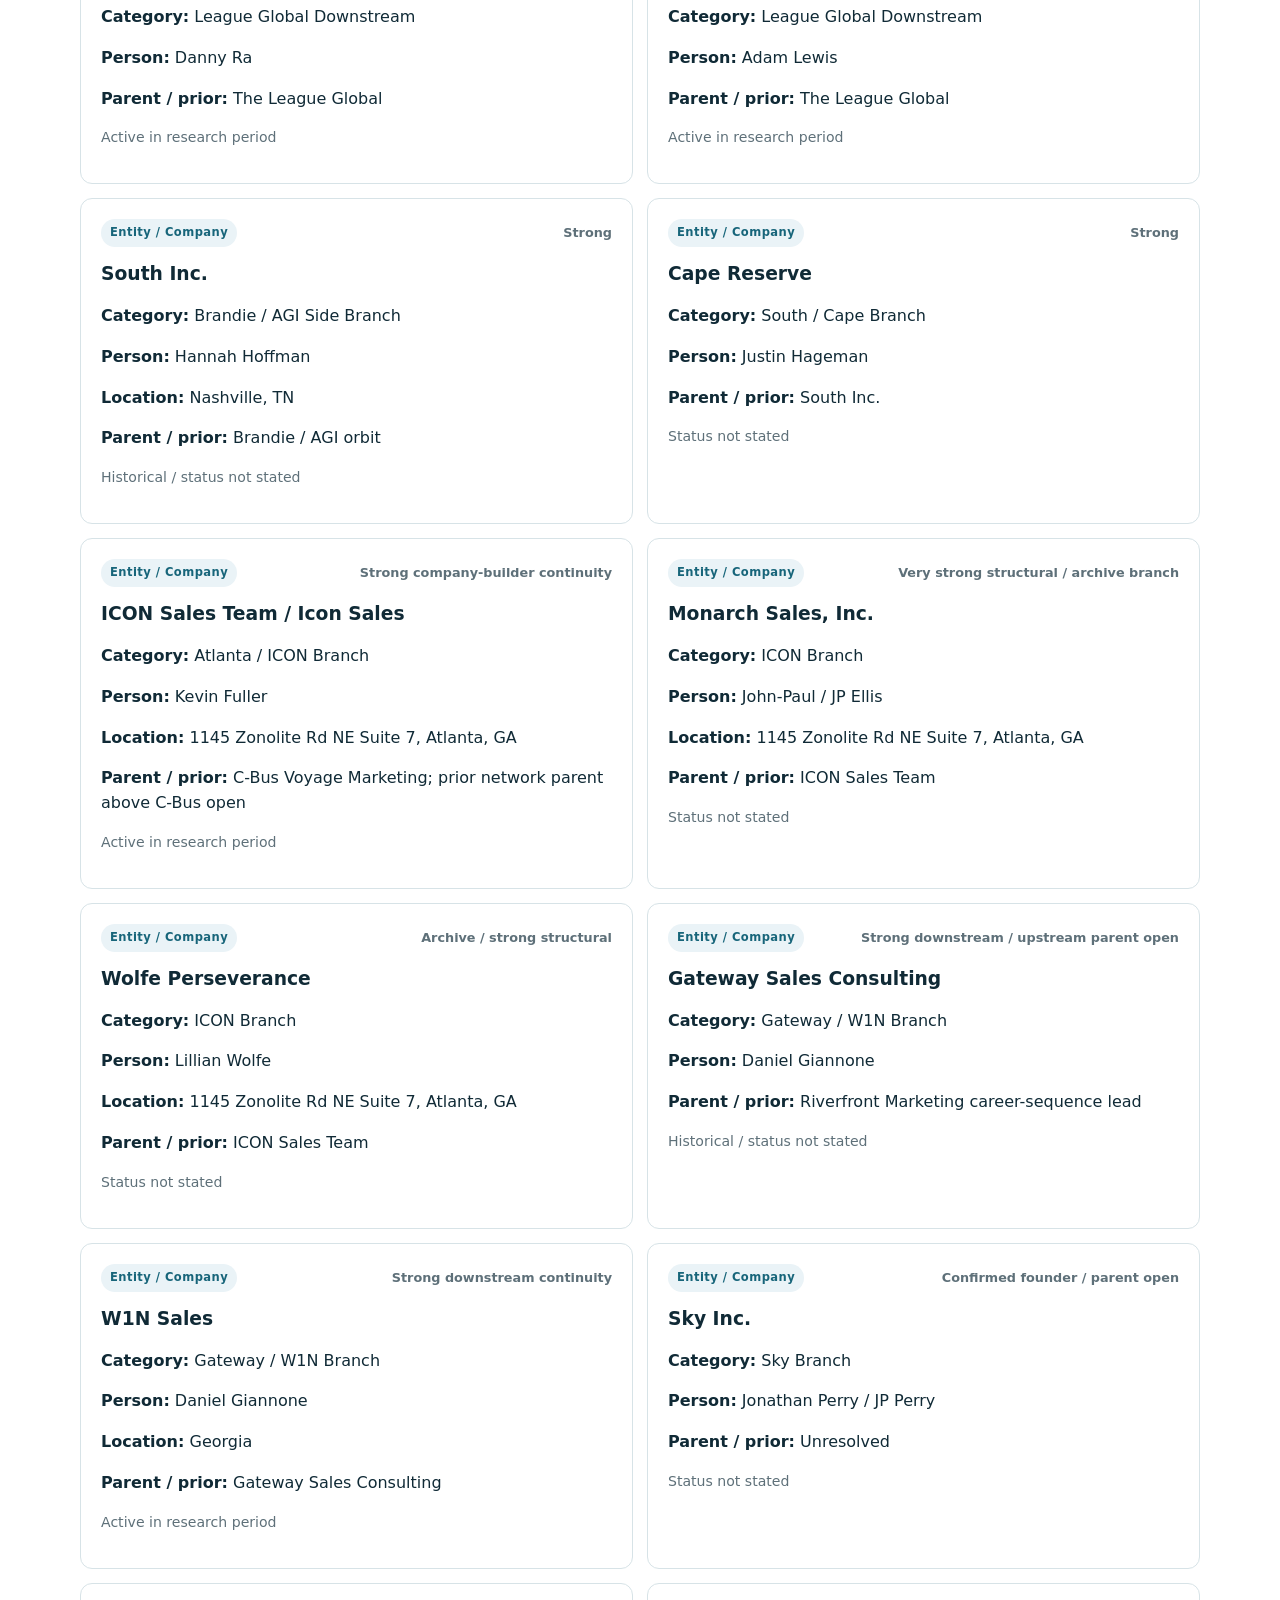
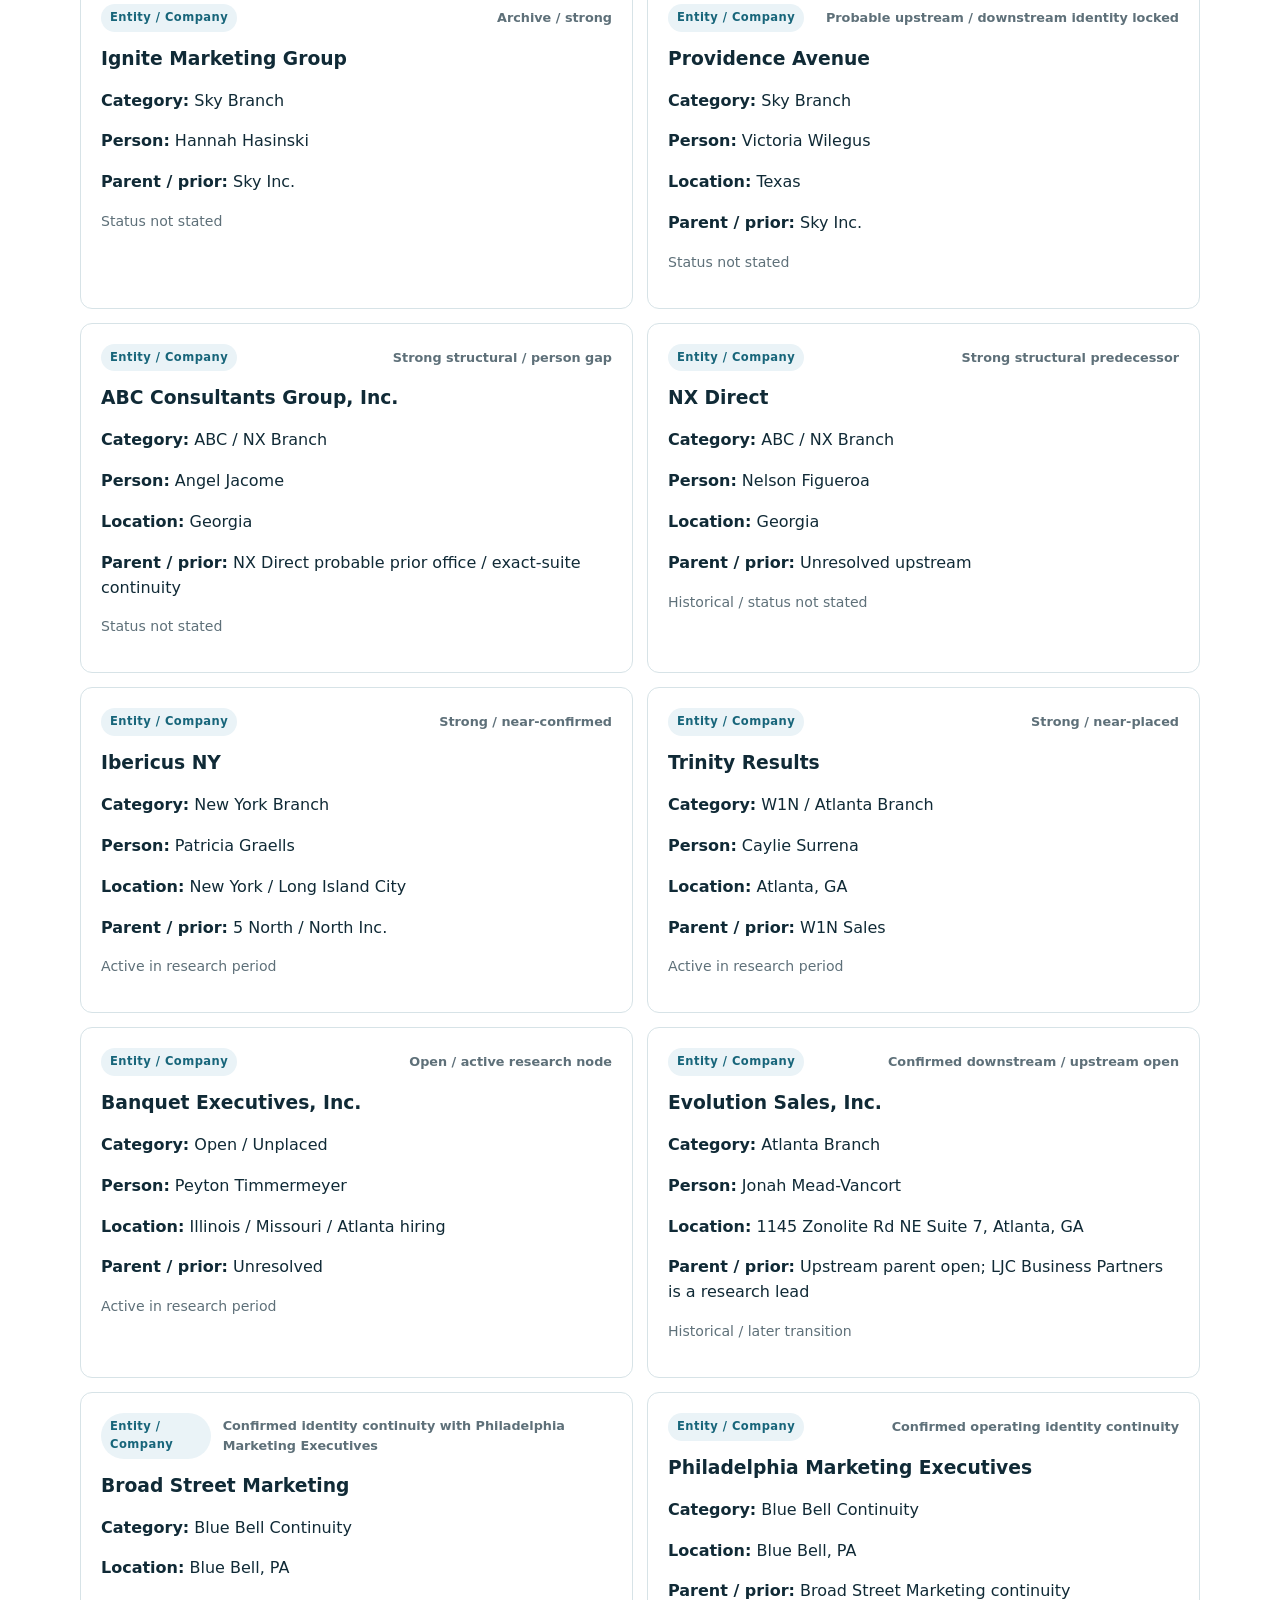
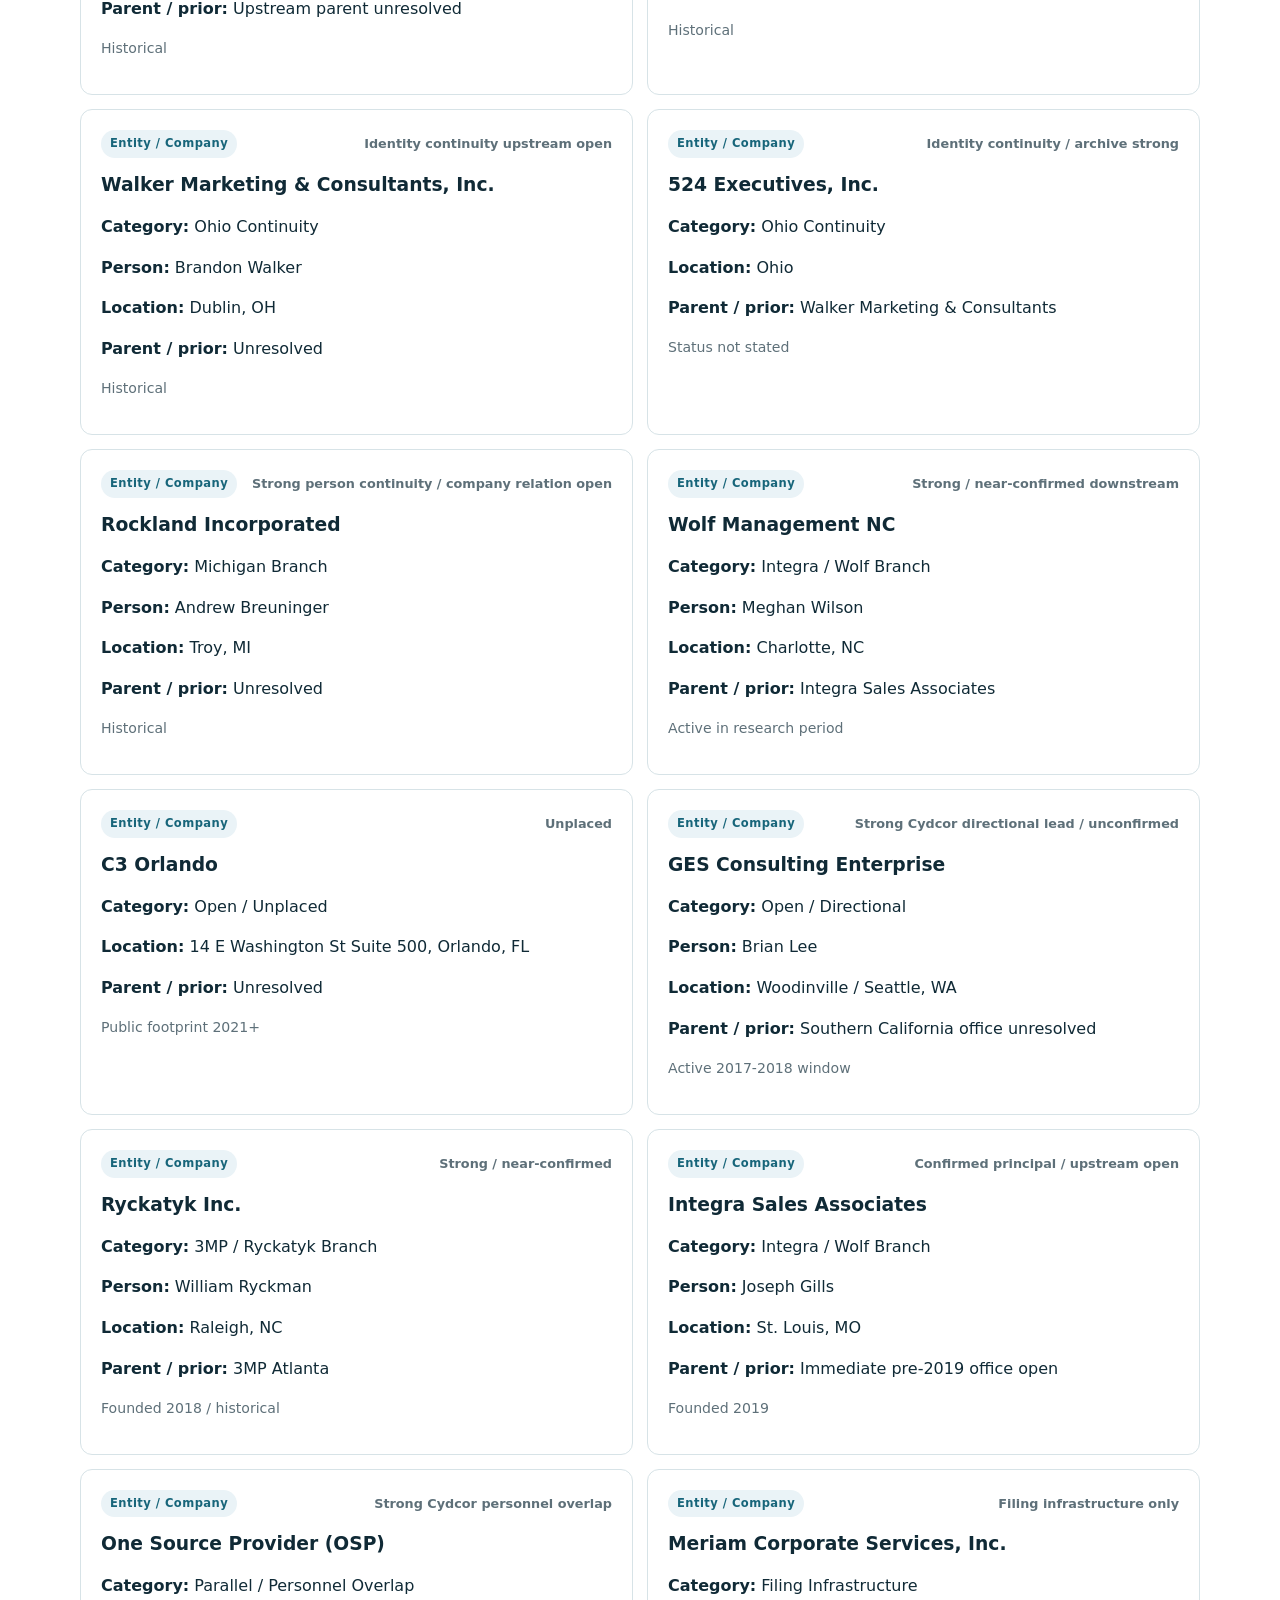
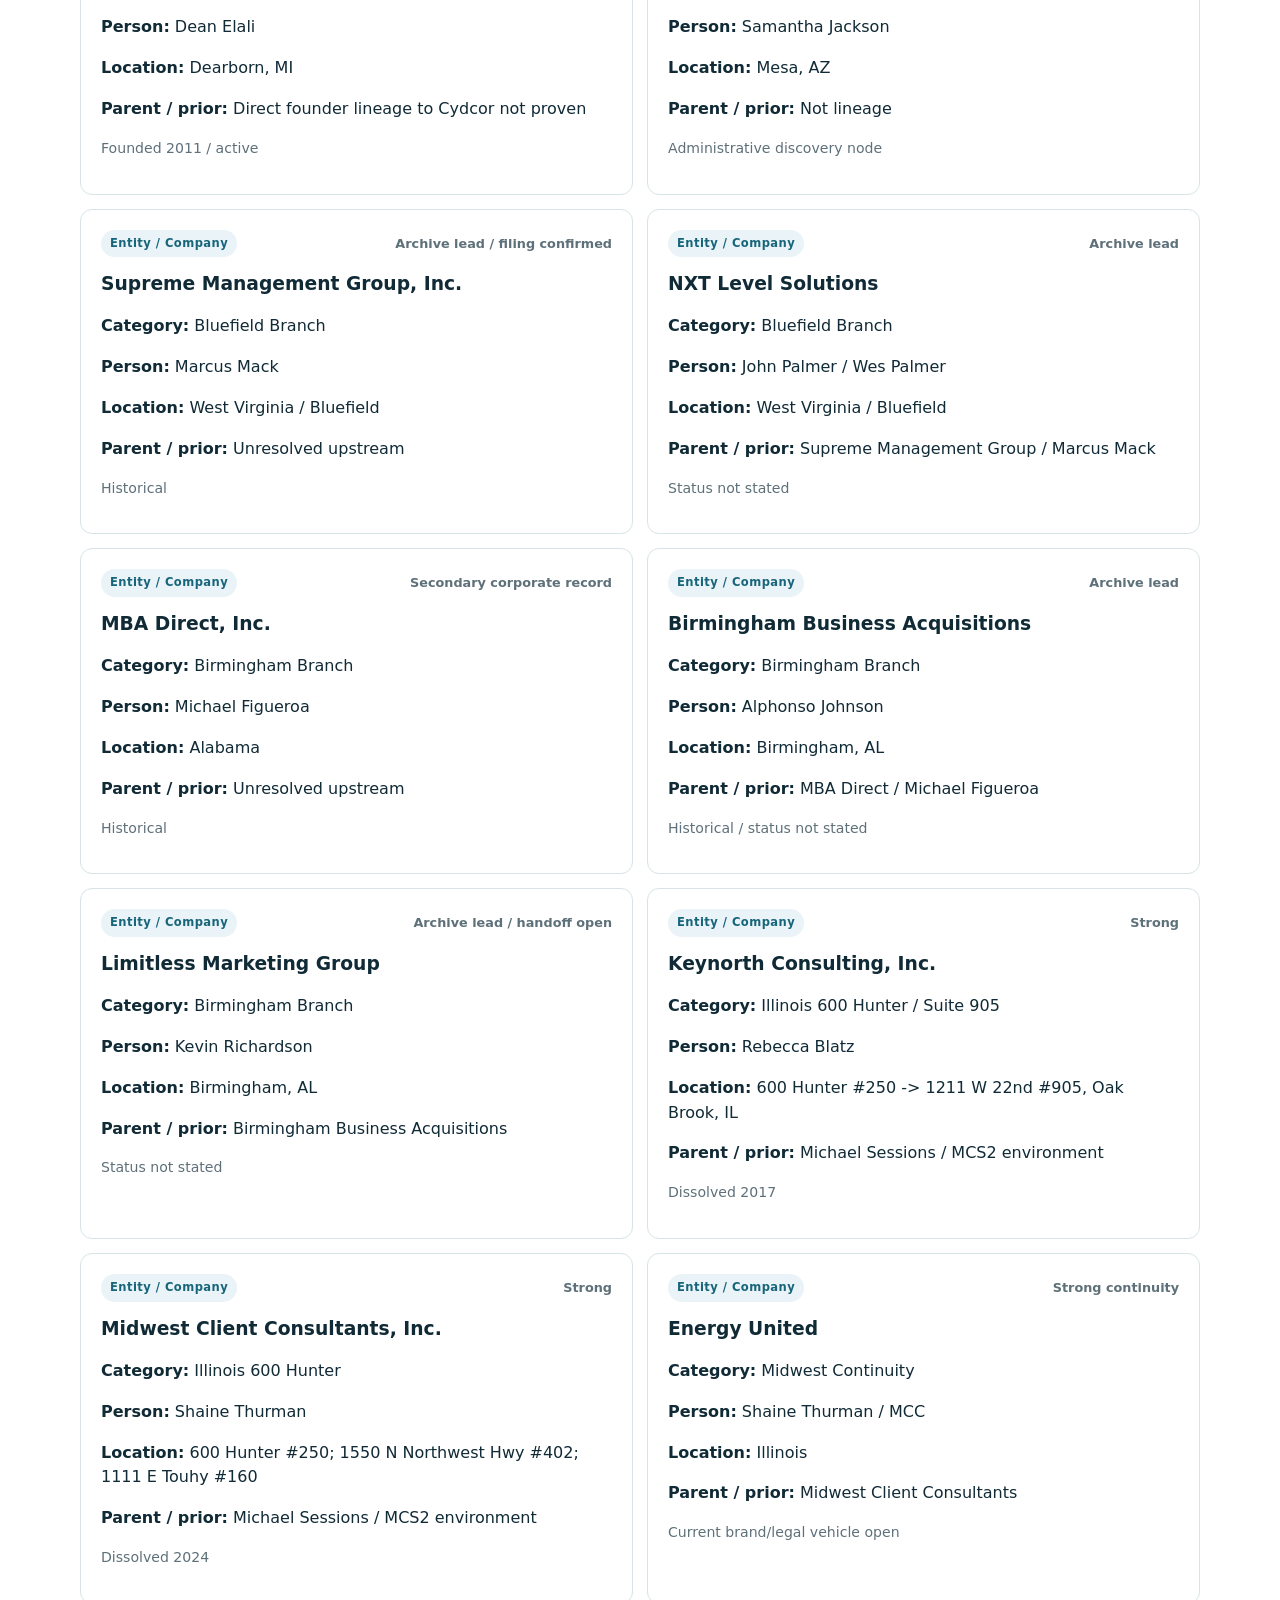
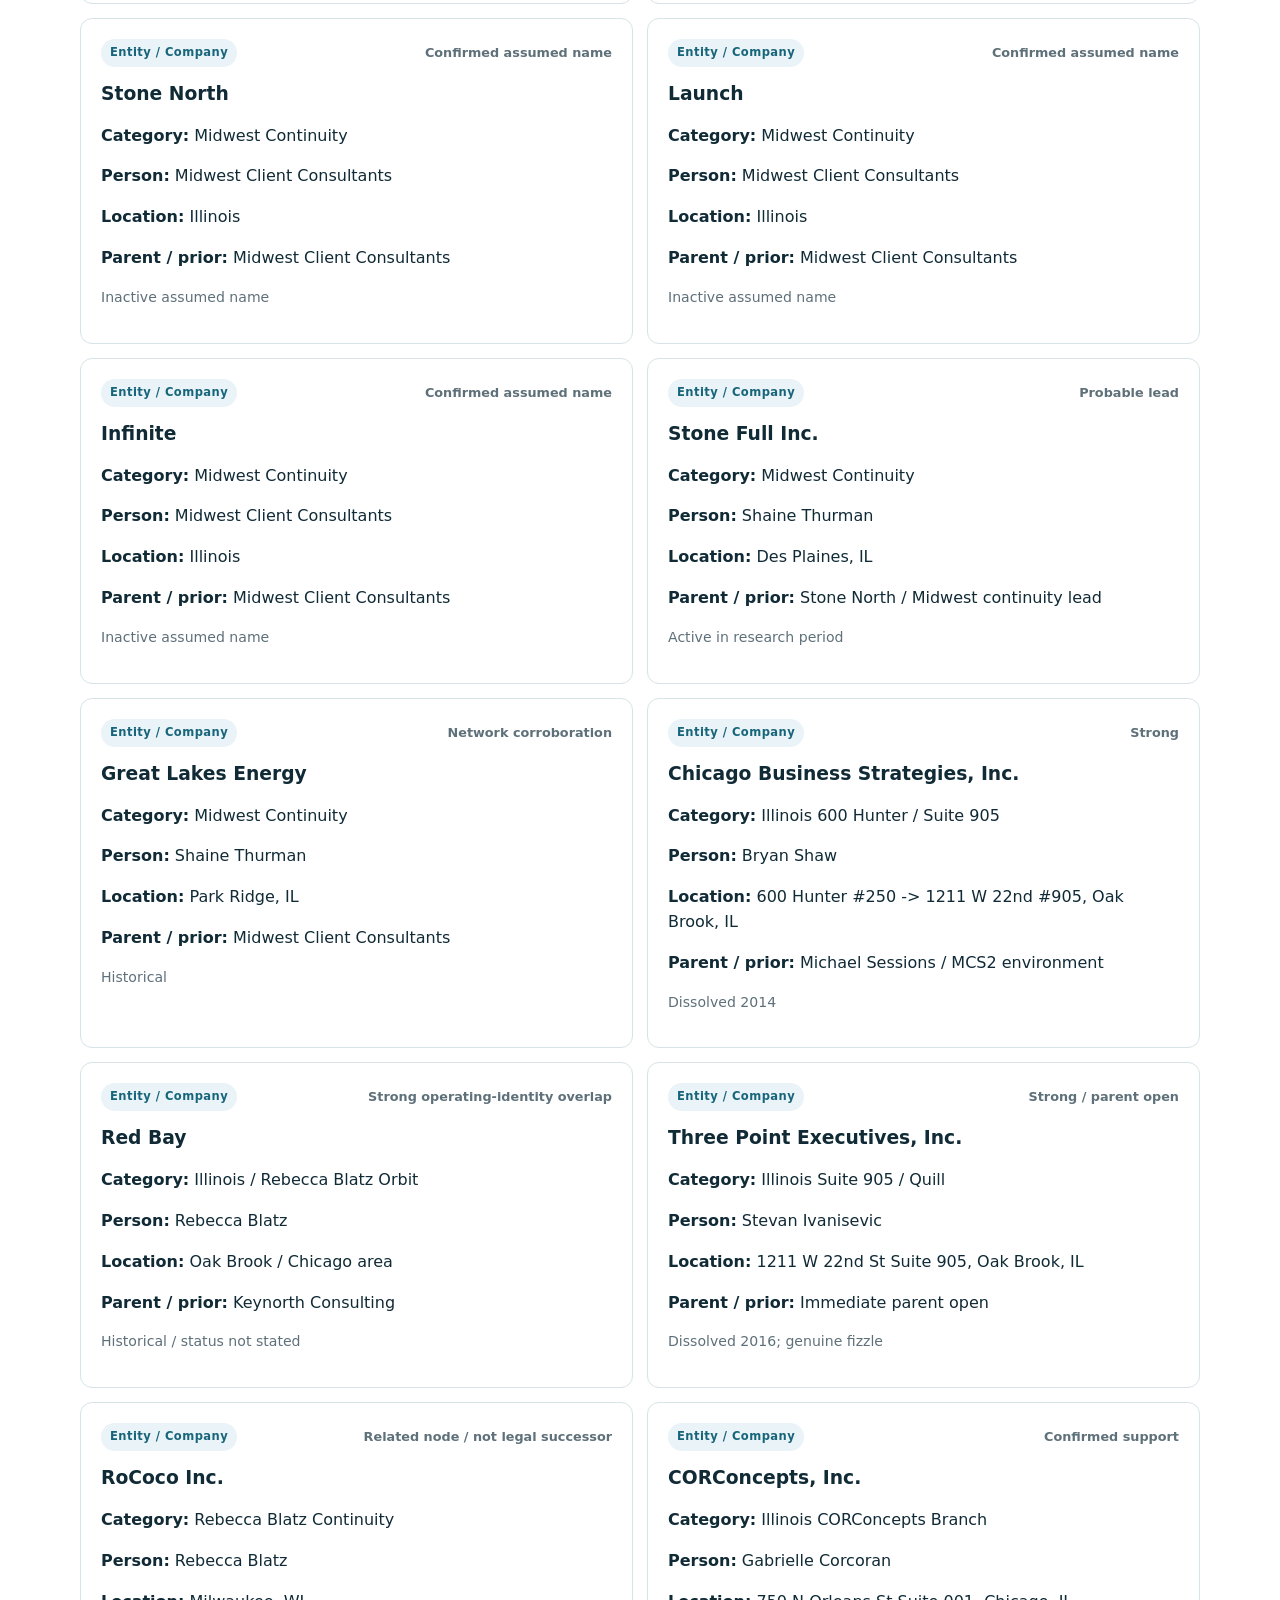
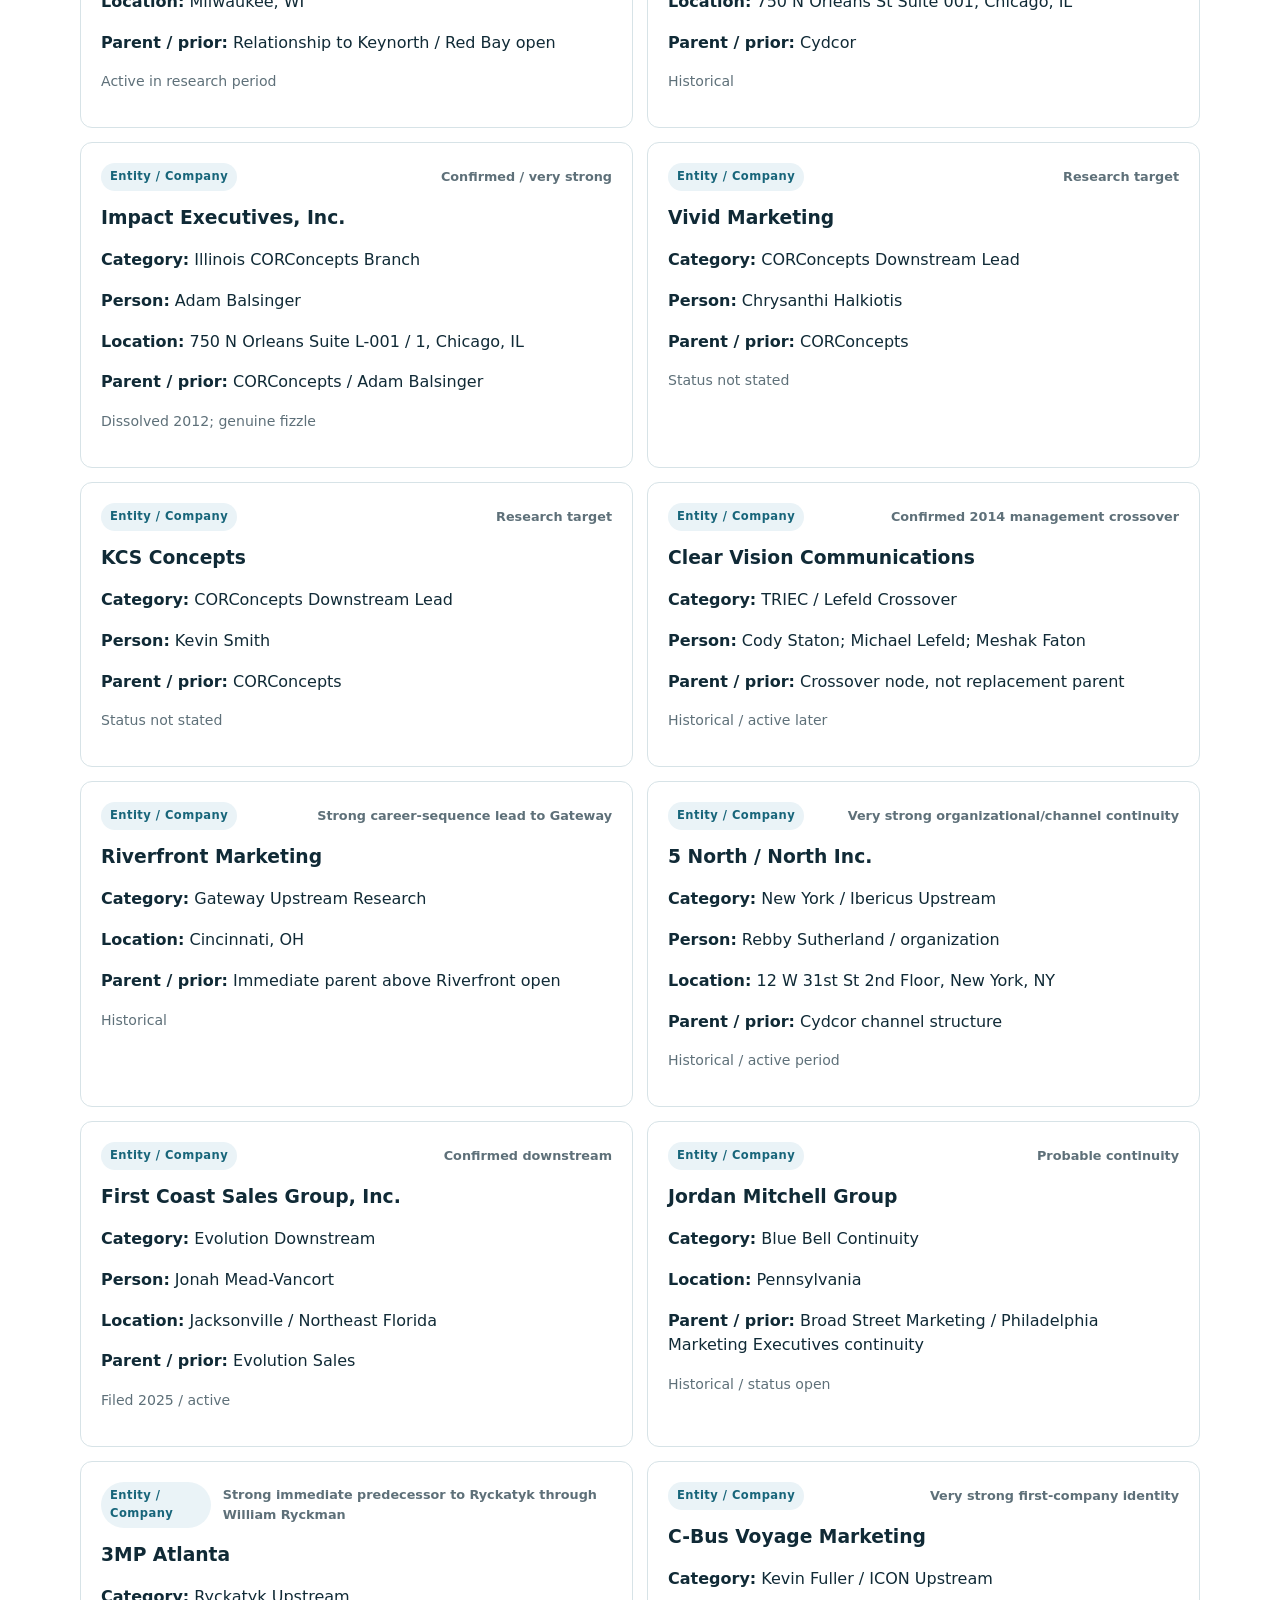
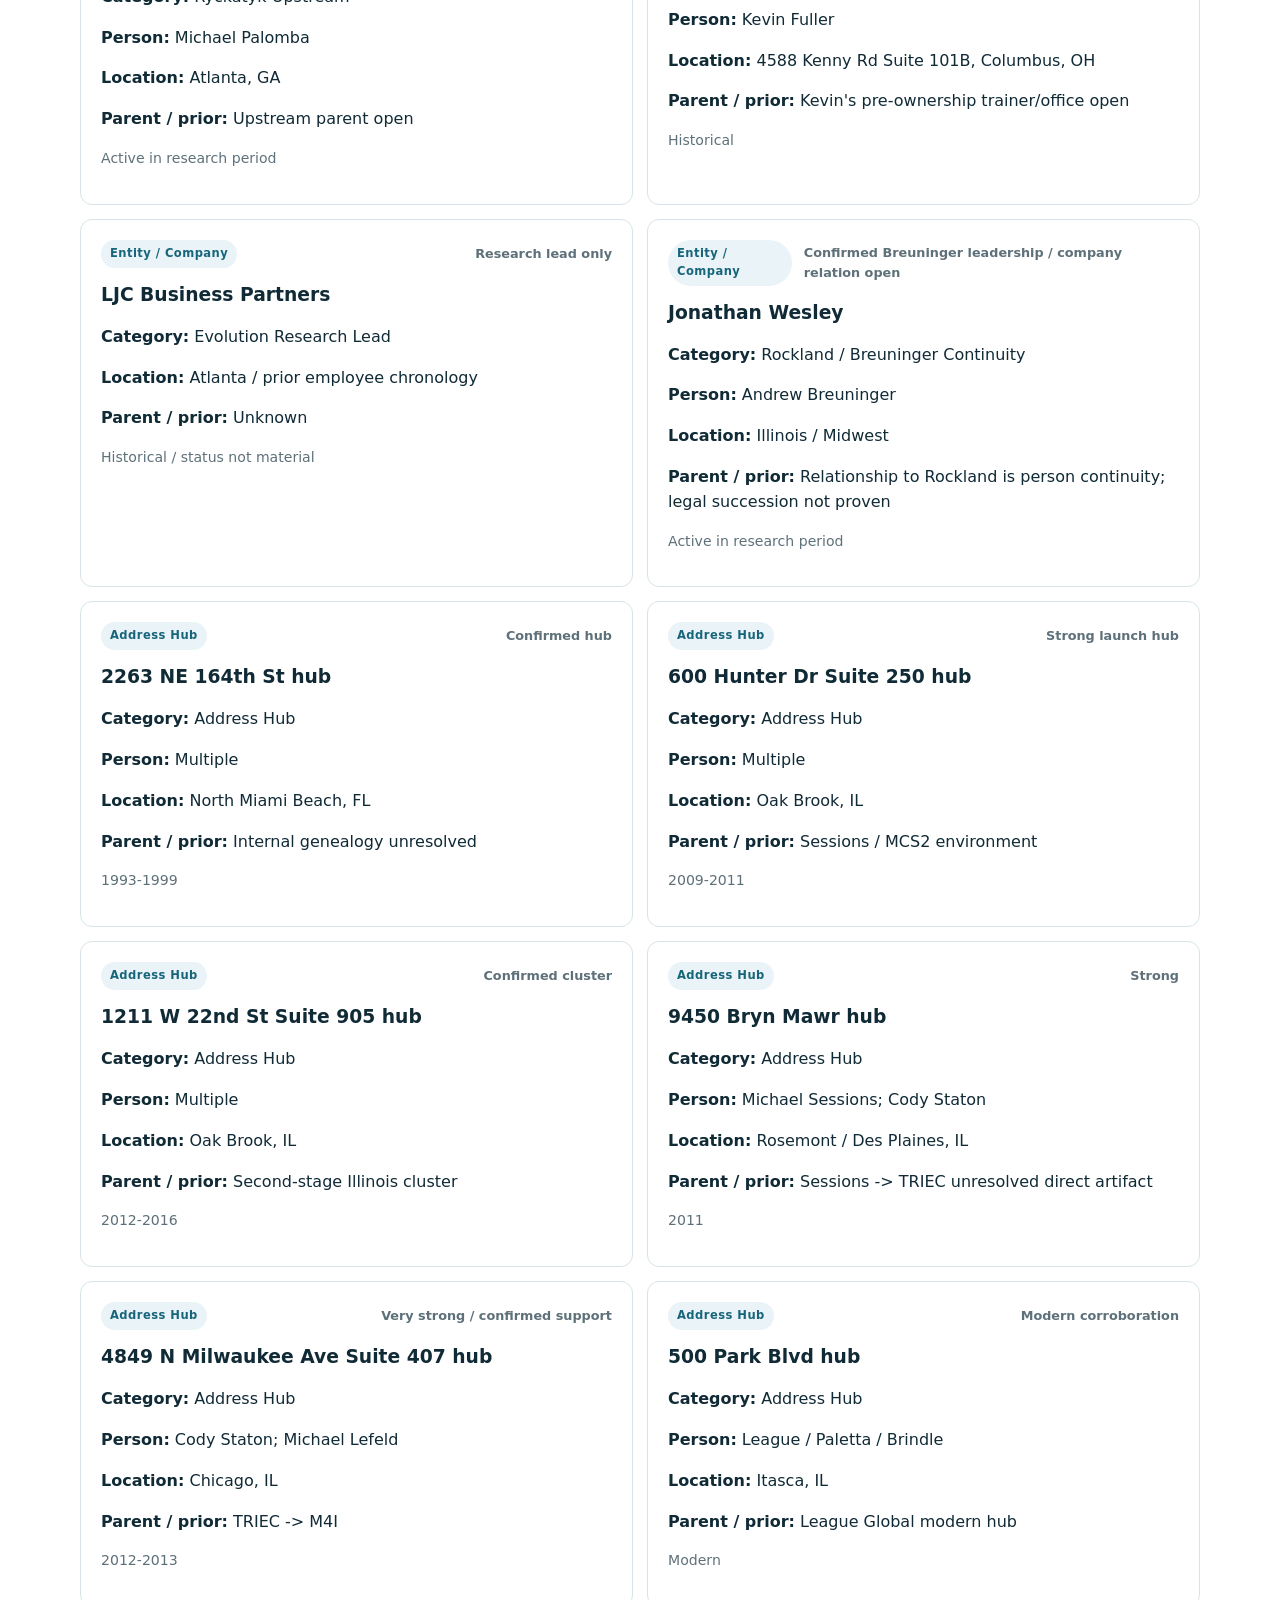
<file: research-index.html>
<!doctype html><html lang="en"><head><meta charset="utf-8"><meta name="viewport" content="width=device-width,initial-scale=1"><title>Search All Research — The Cydcor Family Tree</title><link rel="stylesheet" href="styles.css"></head><body><header class="site-header"><div class="wrap nav-wrap"><a class="brand" href="index.html">THE CYDCOR FAMILY TREE</a><nav><a href="index.html">Home</a><a href="research-index.html">Search Everything</a><a href="evidence-archive.html">Evidence Archive</a><a href="downloads.html">Downloads</a><a href="share.html">Share Your Experience</a></nav></div></header><main><section class="page-hero"><div class="wrap"><p class="eyebrow">COMPREHENSIVE RESEARCH INDEX</p><h1>Search everything we researched.</h1><p class="lede">Companies, operating identities, people, address hubs, historical roots, unresolved nodes, and working relationship arrows are all included here. Open and disproven/ corrected classifications remain visible instead of being silently deleted.</p></div></section><section class="section"><div class="wrap"><div class="search-box"><input id="siteSearch" type="search" placeholder="Try: Brindle, 500 Park Blvd, Samantha Jackson, Quill, Riverfront, Bluefield…" autocomplete="off"><select id="typeFilter"><option value="">All records</option><option>Entity / Company</option><option>Address Hub</option><option>Relationship</option></select></div><p id="resultCount" class="micro darktext"></p><div id="searchResults" class="search-results"></div></div></section></main><script src="search.js"></script></body></html>
</file>
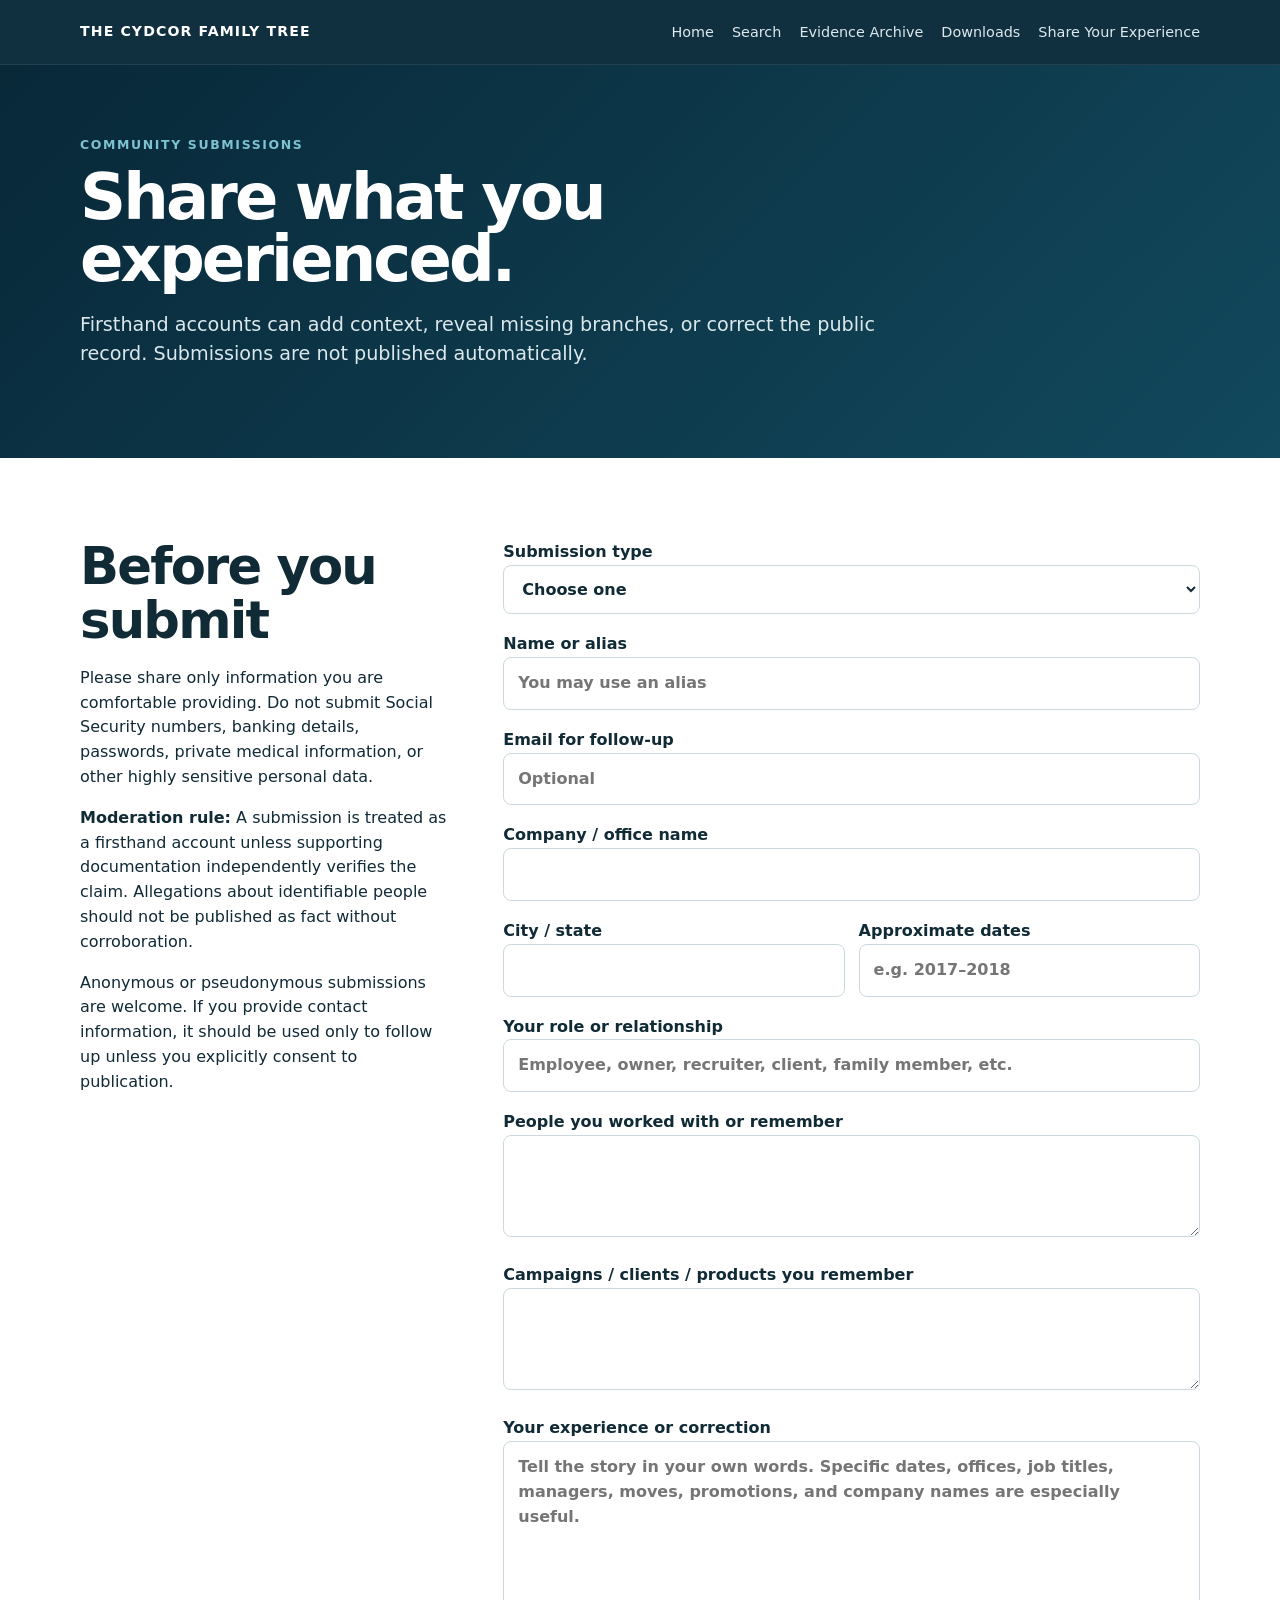
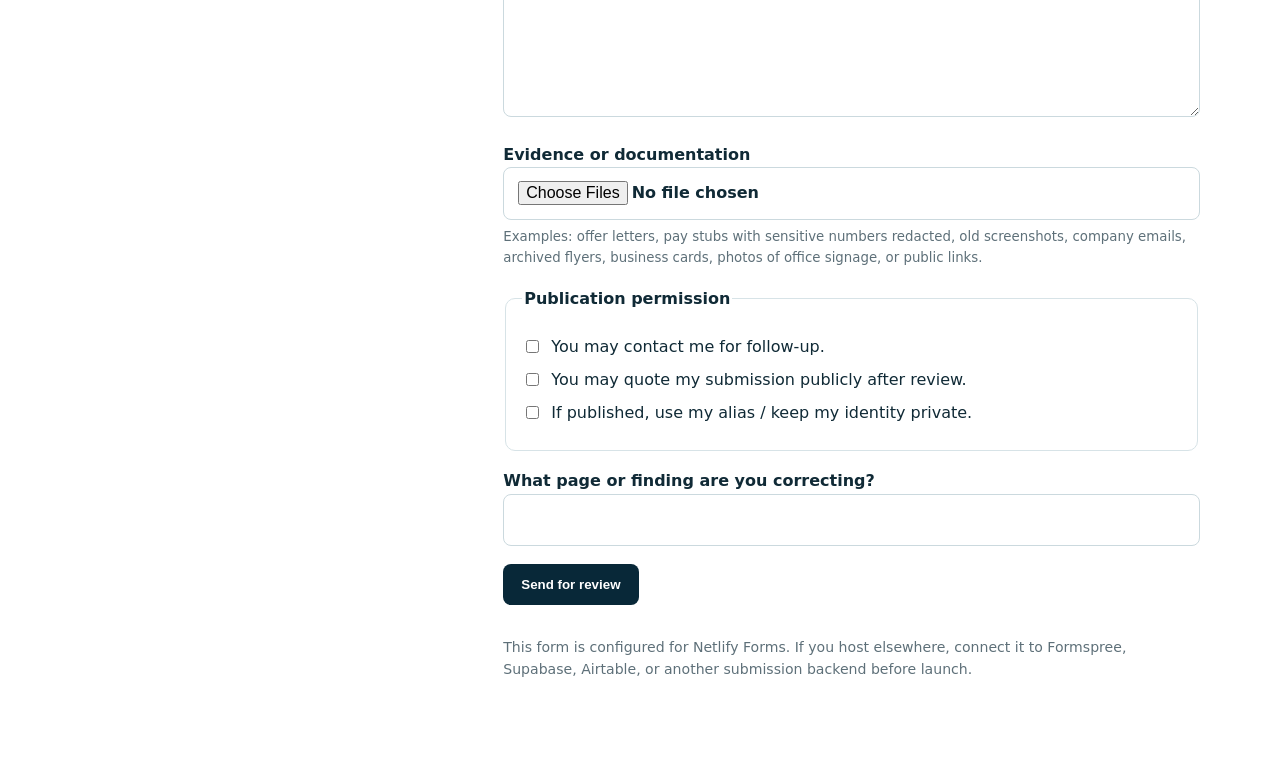
<file: share.html>
<!doctype html>
<html lang="en">
<head>
<meta charset="utf-8"><meta name="viewport" content="width=device-width,initial-scale=1">
<title>Share Your Experience — The Cydcor Family Tree</title>
<link rel="stylesheet" href="styles.css">
</head>
<body>
<header class="site-header"><div class="wrap nav-wrap">
<a class="brand" href="index.html">THE CYDCOR FAMILY TREE</a>
<nav><a href="index.html">Home</a><a href="research-index.html">Search</a><a href="evidence-archive.html">Evidence Archive</a><a href="downloads.html">Downloads</a><a href="share.html">Share Your Experience</a></nav>
</div></header>
<main>
<section class="page-hero"><div class="wrap">
<p class="eyebrow">COMMUNITY SUBMISSIONS</p>
<h1>Share what you experienced.</h1>
<p class="lede">Firsthand accounts can add context, reveal missing branches, or correct the public record. Submissions are not published automatically.</p>
</div></section>

<section class="section"><div class="wrap form-layout">
<div class="form-intro">
<h2>Before you submit</h2>
<p>Please share only information you are comfortable providing. Do not submit Social Security numbers, banking details, passwords, private medical information, or other highly sensitive personal data.</p>
<p><strong>Moderation rule:</strong> A submission is treated as a firsthand account unless supporting documentation independently verifies the claim. Allegations about identifiable people should not be published as fact without corroboration.</p>
<p>Anonymous or pseudonymous submissions are welcome. If you provide contact information, it should be used only to follow up unless you explicitly consent to publication.</p>
</div>

<form name="community-submission" method="POST" data-netlify="true" netlify-honeypot="bot-field" enctype="multipart/form-data" class="submission-form">
<input type="hidden" name="form-name" value="community-submission">
<p class="hidden"><label>Do not fill this out: <input name="bot-field"></label></p>

<label>Submission type
<select name="submission_type" required>
<option value="">Choose one</option>
<option>Firsthand experience</option>
<option>Correction to the website</option>
<option>New company / branch lead</option>
<option>Document / archive lead</option>
<option>Right of reply</option>
</select></label>

<label>Name or alias
<input name="name_or_alias" placeholder="You may use an alias"></label>

<label>Email for follow-up
<input type="email" name="email" placeholder="Optional"></label>

<label>Company / office name
<input name="company" required></label>

<div class="field-row">
<label>City / state
<input name="location"></label>
<label>Approximate dates
<input name="dates" placeholder="e.g. 2017–2018"></label>
</div>

<label>Your role or relationship
<input name="role" placeholder="Employee, owner, recruiter, client, family member, etc."></label>

<label>People you worked with or remember
<textarea name="people" rows="3"></textarea></label>

<label>Campaigns / clients / products you remember
<textarea name="campaigns" rows="3"></textarea></label>

<label>Your experience or correction
<textarea name="experience" rows="10" required placeholder="Tell the story in your own words. Specific dates, offices, job titles, managers, moves, promotions, and company names are especially useful."></textarea></label>

<label>Evidence or documentation
<input type="file" name="evidence" multiple>
<small>Examples: offer letters, pay stubs with sensitive numbers redacted, old screenshots, company emails, archived flyers, business cards, photos of office signage, or public links.</small></label>

<fieldset>
<legend>Publication permission</legend>
<label class="check"><input type="checkbox" name="contact_permission"> You may contact me for follow-up.</label>
<label class="check"><input type="checkbox" name="quote_permission"> You may quote my submission publicly after review.</label>
<label class="check"><input type="checkbox" name="anonymous_publication"> If published, use my alias / keep my identity private.</label>
</fieldset>

<label id="correction">What page or finding are you correcting? <input name="finding_reference"></label>

<button class="btn primary submit-btn" type="submit">Send for review</button>
<p class="micro darktext">This form is configured for Netlify Forms. If you host elsewhere, connect it to Formspree, Supabase, Airtable, or another submission backend before launch.</p>
</form>
</div></section>
</main>
</body></html>
</file>
<file: styles.css>
:root{
  --navy:#082838; --navy2:#0b3142; --ink:#102a36; --muted:#5e7079;
  --teal:#19738a; --light:#f4f8fa; --line:#d7e3e7; --green:#1e7a4d;
  --amber:#b77900; --red:#b83232; --purple:#7157a5; --white:#fff;
}
*{box-sizing:border-box} html{scroll-behavior:smooth}
body{margin:0;font-family:Inter,ui-sans-serif,system-ui,-apple-system,BlinkMacSystemFont,"Segoe UI",sans-serif;color:var(--ink);background:white;line-height:1.55}
.wrap{width:min(1120px,calc(100% - 40px));margin:auto}
.site-header{position:sticky;top:0;z-index:10;background:rgba(8,40,56,.96);backdrop-filter:blur(10px);border-bottom:1px solid rgba(255,255,255,.08)}
.nav-wrap{display:flex;justify-content:space-between;align-items:center;min-height:64px;gap:24px}
.brand{color:white;text-decoration:none;font-size:.88rem;font-weight:800;letter-spacing:.08em}
nav{display:flex;gap:18px;flex-wrap:wrap} nav a{color:#dce9ed;text-decoration:none;font-size:.9rem}
.hero{background:linear-gradient(135deg,#082838 0%,#0b3142 54%,#12495d 100%);color:white;padding:92px 0 78px}
.hero-grid{display:grid;grid-template-columns:1.5fr .8fr;gap:60px;align-items:center}
.eyebrow{font-weight:800;letter-spacing:.13em;font-size:.78rem;color:#7ec3d2;margin:0 0 12px}
h1{font-size:clamp(2.7rem,6vw,5.7rem);line-height:.97;letter-spacing:-.045em;margin:0 0 25px;max-width:900px}
.lede{font-size:1.2rem;color:#dbe8ec;max-width:760px}.actions{display:flex;gap:12px;flex-wrap:wrap;margin:32px 0 20px}
.btn{display:inline-flex;align-items:center;justify-content:center;padding:13px 18px;border-radius:8px;text-decoration:none;font-weight:800}
.primary{background:#fff;color:var(--navy)} .secondary{border:1px solid #82aab6;color:white}
.micro{color:#9dbac3;font-size:.88rem}
.hero-panel{border:1px solid rgba(255,255,255,.15);border-radius:16px;padding:8px 26px;background:rgba(255,255,255,.045)}
.stat{padding:21px 4px;border-bottom:1px solid rgba(255,255,255,.11)} .stat:last-child{border:none}
.stat strong{display:block;font-size:2rem}.stat span{color:#b8d0d7}
.disclaimer{background:#f2f6f7;border-bottom:1px solid var(--line);padding:18px 0;font-size:.92rem}
.section{padding:82px 0}.section.alt{background:var(--light)} .section.dark{background:#092c3c;color:white}
.section h2{font-size:clamp(2.1rem,4vw,3.65rem);line-height:1.05;letter-spacing:-.035em;margin:0 0 18px}
.section-intro{max-width:820px;font-size:1.08rem;color:var(--muted);margin-bottom:35px}.dark .section-intro{color:#b8d0d7}
.tree{max-width:720px;margin:40px auto;text-align:center}.node{border:1px solid var(--line);padding:18px 22px;border-radius:12px;background:white;box-shadow:0 6px 20px rgba(8,40,56,.04)}
.node span{display:block;color:var(--muted);font-size:.79rem;text-transform:uppercase;letter-spacing:.08em;font-weight:800}
.node strong{display:block;font-size:1.2rem;margin:3px 0}.node small{display:block;color:var(--muted)}
.node.context{border-color:#9eb2ba}.node.confirmed{border-left:5px solid var(--green)}.node.strong{border-left:5px solid var(--amber)}
.connector{font-size:1.7rem;color:var(--green);height:38px}.connector.dashed{color:var(--amber)}
.cards{display:grid;gap:18px}.cards.three{grid-template-columns:repeat(3,1fr)}.cards.two{grid-template-columns:repeat(2,1fr)}
.card{border:1px solid var(--line);border-radius:12px;padding:24px;background:white}.card h3{margin-top:0}.card ul{padding-left:18px}.place{color:var(--teal);font-weight:700;font-size:.9rem}
.thesis h3{font-size:1.35rem}.section-head{display:flex;align-items:end;justify-content:space-between;gap:30px;margin-bottom:28px}
.filter{display:flex;gap:8px;flex-wrap:wrap}.filter button{border:1px solid var(--line);background:white;border-radius:20px;padding:8px 12px;cursor:pointer}
.filter button.active{background:var(--navy);color:white;border-color:var(--navy)}
.branch-grid{display:grid;grid-template-columns:repeat(2,1fr);gap:16px}.branch-card{border:1px solid var(--line);border-radius:12px;padding:22px;background:white}
.branch-card h3{margin:12px 0 8px}.badge{display:inline-block;border-radius:999px;padding:5px 9px;font-weight:900;font-size:.72rem;letter-spacing:.04em}
.badge.confirmed{background:#eaf6ef;color:#17623e}.badge.near{background:#eaf6ef;color:#17623e}.badge.strong{background:#fff4d6;color:#8b5d00}
.badge.probable{background:#f0ecf8;color:#634a92}.badge.open{background:#fbecec;color:#9f2929}.badge.identity{background:#eaf3f7;color:#17657a}
.grade-table{border-top:1px solid var(--line)}.grade-table>div{display:grid;grid-template-columns:250px 1fr;gap:30px;padding:20px 0;border-bottom:1px solid var(--line);align-items:start}.grade-table p{margin:0}
.dark-cards .card{background:#0d394b;border-color:#255466;color:white}.dark-cards .card p{color:#c7d8de}
.final-cta{background:#eaf3f7}.cta{display:flex;justify-content:space-between;align-items:center;gap:40px}.cta p{max-width:720px}
.final-cta .primary{background:var(--navy);color:white;white-space:nowrap}
footer{background:#061f2b;color:#bcd0d7;padding:38px 0}.footer-grid{display:grid;grid-template-columns:1fr 1fr;gap:30px}.footer-note{text-align:right}
footer strong{color:white}
@media(max-width:800px){
  nav{display:none}.hero-grid,.cards.three,.cards.two,.branch-grid,.footer-grid{grid-template-columns:1fr}
  .hero{padding-top:64px}.section-head,.cta{align-items:flex-start;flex-direction:column}.footer-note{text-align:left}
  .grade-table>div{grid-template-columns:1fr}.hero-panel{margin-top:10px}
}

.search-callout{background:#0b3142;color:#fff;padding:42px 0}
.search-callout-grid{display:flex;justify-content:space-between;align-items:center;gap:30px}
.search-callout h2{margin:.2rem 0 .5rem;font-size:clamp(1.6rem,3vw,2.4rem)}
.search-callout p{max-width:740px;color:#c7d8de}
.community{background:#fff}.text-link{color:var(--teal);font-weight:800;text-decoration:none}
.page-hero{background:linear-gradient(135deg,#082838,#12495d);color:#fff;padding:70px 0}
.page-hero h1{font-size:clamp(2.4rem,5vw,4.8rem);margin-bottom:18px}.page-hero .lede{max-width:800px}
.search-box{display:grid;grid-template-columns:1fr 240px;gap:12px;margin-bottom:14px}
.search-box input,.search-box select,.submission-form input,.submission-form select,.submission-form textarea{
 width:100%;padding:13px 14px;border:1px solid #cbd9de;border-radius:8px;font:inherit;background:#fff;color:var(--ink)
}
.search-results{display:grid;grid-template-columns:repeat(2,1fr);gap:14px;margin-top:18px}
.result-card{border:1px solid var(--line);border-radius:12px;padding:20px;background:#fff}
.result-top{display:flex;justify-content:space-between;gap:12px;align-items:center}.result-grade{font-size:.8rem;color:var(--muted);font-weight:700}
.result-card h3{margin:12px 0 8px}.keywords{color:var(--muted);font-size:.88rem}.empty-state{padding:35px;border:1px dashed var(--line);border-radius:12px}
.darktext{color:var(--muted)}
.form-layout{display:grid;grid-template-columns:.75fr 1.4fr;gap:50px;align-items:start}
.form-intro{position:sticky;top:90px}.submission-form{display:grid;gap:18px}.submission-form label{font-weight:700}
.submission-form label small{display:block;color:var(--muted);font-weight:400;margin-top:7px}
.field-row{display:grid;grid-template-columns:1fr 1fr;gap:14px}
fieldset{border:1px solid var(--line);border-radius:10px;padding:16px} legend{font-weight:800}
.check{display:flex;gap:9px;align-items:flex-start;font-weight:500!important;margin:8px 0}.check input{width:auto;margin-top:5px}
.hidden{display:none}.submit-btn{border:0;background:var(--navy);color:#fff;cursor:pointer;justify-self:start}
@media(max-width:800px){
 .search-callout-grid,.form-layout{display:block}.search-callout .btn{margin-top:15px}
 .search-box,.search-results,.field-row{grid-template-columns:1fr}.form-intro{position:static;margin-bottom:32px}
}
</file>
